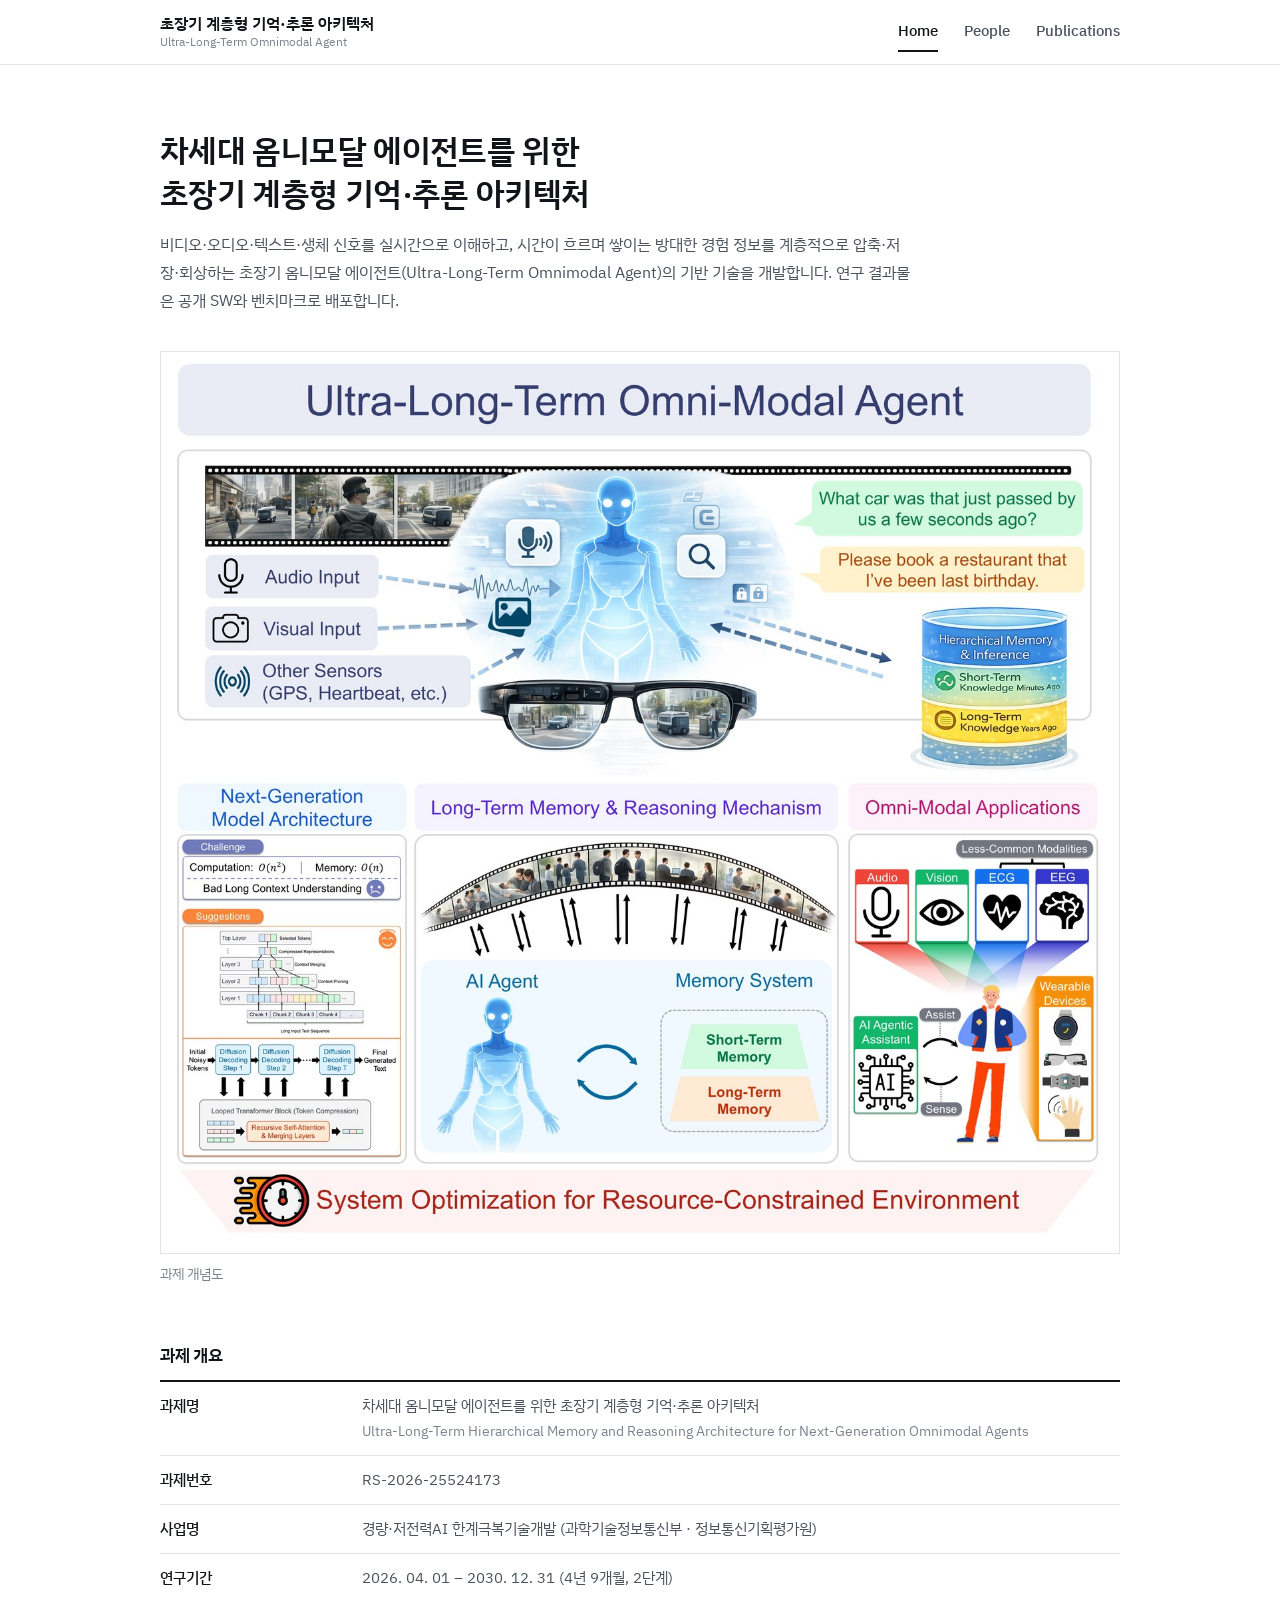
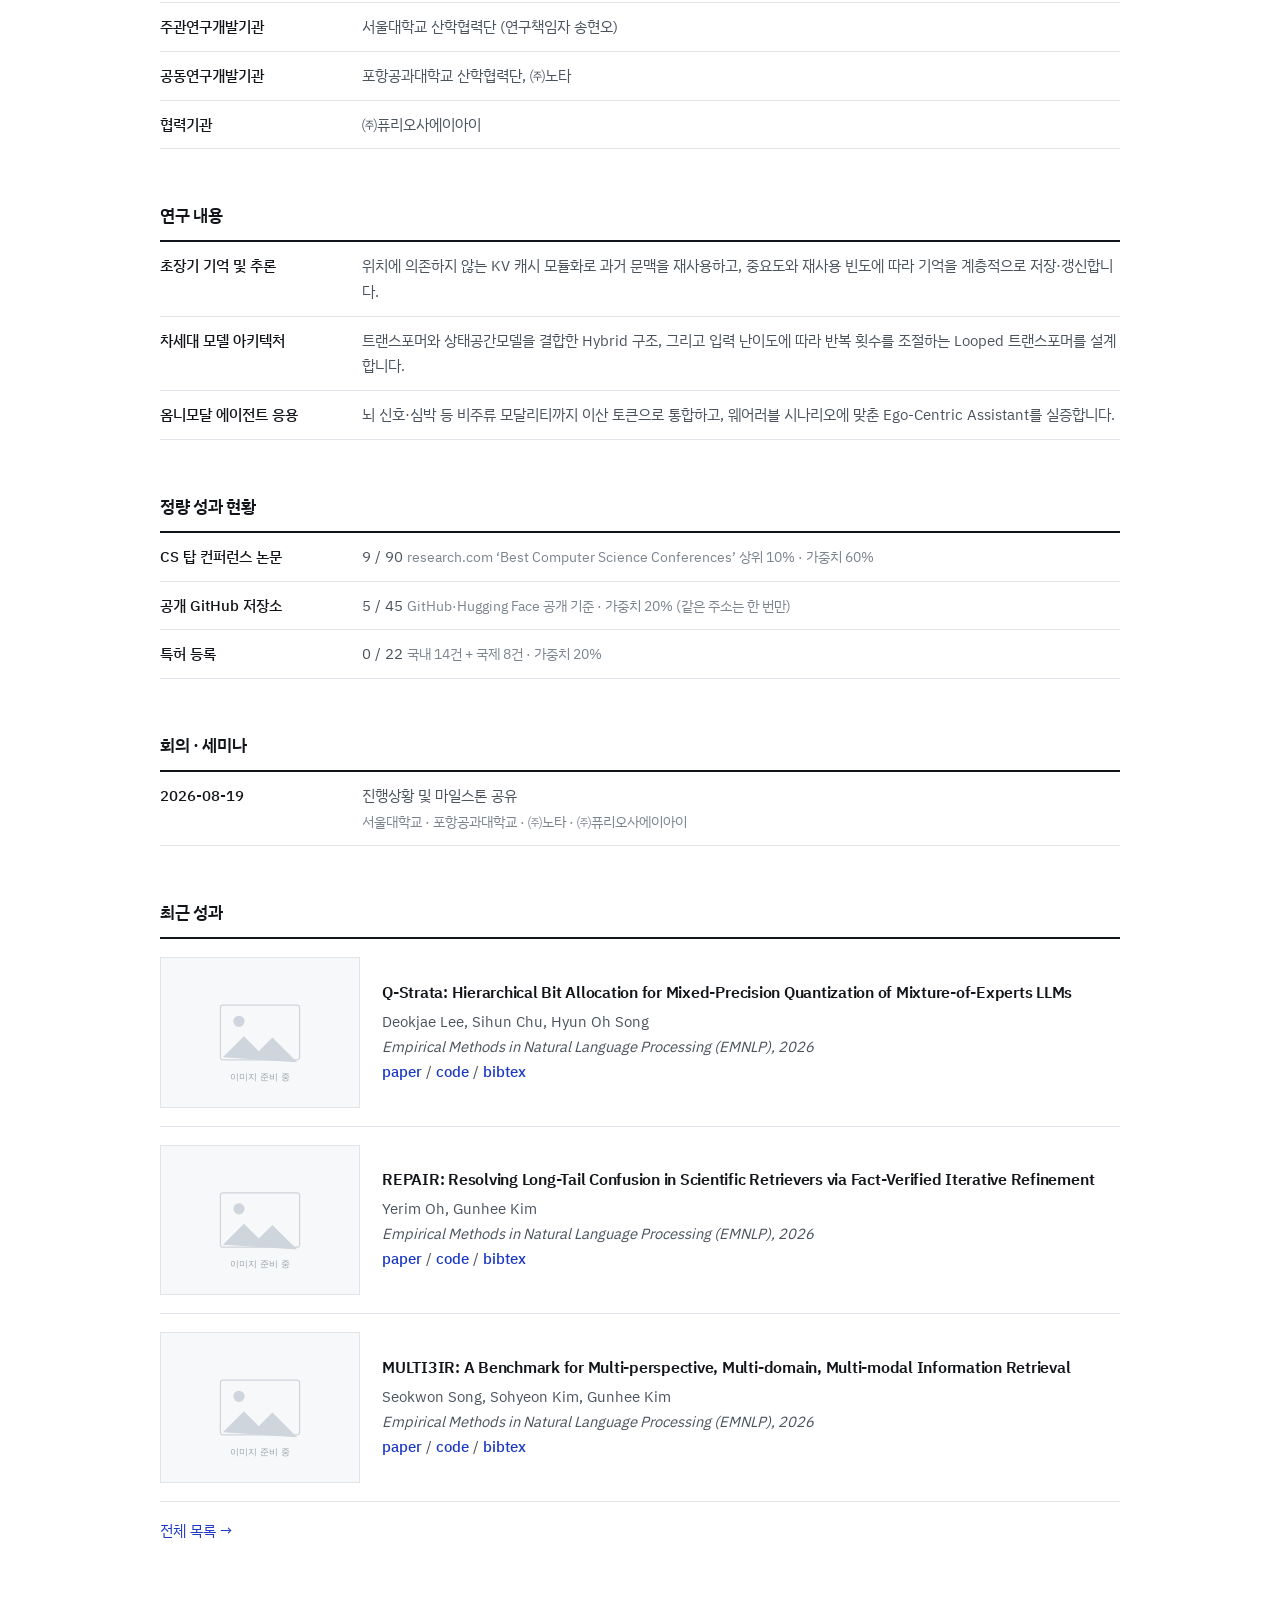
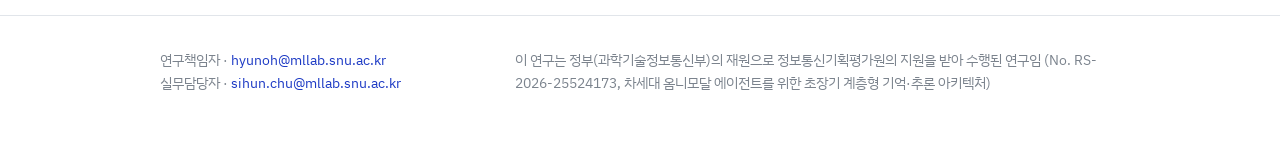
<file: index.html>
<!DOCTYPE html>
<html lang="ko">
<head>
<meta charset="utf-8">
<meta name="viewport" content="width=device-width, initial-scale=1">

<title>차세대 옴니모달 에이전트를 위한 초장기 계층형 기억·추론 아키텍처</title>
<meta name="description" content="경량·저전력AI 한계극복기술개발사업 연구과제(RS-2026-25524173). 서울대학교·포항공과대학교·㈜노타·㈜퓨리오사에이아이가 참여하는 초장기 옴니모달 에이전트 기반 기술 연구.">
<meta property="og:title" content="차세대 옴니모달 에이전트를 위한 초장기 계층형 기억·추론 아키텍처">
<meta property="og:type" content="website">

<link rel="preconnect" href="https://fonts.googleapis.com">
<link rel="preconnect" href="https://fonts.gstatic.com" crossorigin>
<link href="https://fonts.googleapis.com/css2?family=IBM+Plex+Mono:wght@400;500&family=IBM+Plex+Sans+KR:wght@300;400;500;600&display=swap" rel="stylesheet">
<link rel="stylesheet" href="assets/style.css?v=20260828d">
</head>
<body>

<a class="skip" href="#main">본문 바로가기</a>

<!-- ================= 헤더 (3개 페이지 모두 동일하게 유지) ================= -->
<header class="site-header">
  <div class="wrap">
    <a class="brand" href="index.html">
      초장기 계층형 기억·추론 아키텍처
      <span>Ultra-Long-Term Omnimodal Agent</span>
    </a>
    <nav class="nav">
      <a href="index.html" aria-current="page">Home</a>
      <a href="people.html">People</a>
      <a href="publications.html">Publications</a>
    </nav>
  </div>
</header>

<main id="main">

  <section class="hero">
    <div class="wrap">
      <h1>차세대 옴니모달 에이전트를 위한<br>초장기 계층형 기억·추론 아키텍처</h1>
      <p class="lede">
        비디오·오디오·텍스트·생체 신호를 실시간으로 이해하고, 시간이 흐르며 쌓이는 방대한 경험 정보를 계층적으로
        압축·저장·회상하는 초장기 옴니모달 에이전트(Ultra-Long-Term Omnimodal Agent)의 기반 기술을 개발합니다.
        연구 결과물은 공개 SW와 벤치마크로 배포합니다.
      </p>
      <figure class="figure">
        <img src="images/overview.jpg" alt="Ultra-Long-Term Omni-Modal Agent 개념도: 오디오·영상·센서 입력을 받아 단기·장기 기억을 계층적으로 관리하는 에이전트와 세 연구 축(차세대 모델 아키텍처, 장기 기억 및 추론, 옴니모달 응용)">
        <figcaption>과제 개념도</figcaption>
      </figure>
    </div>
  </section>

  <section class="section">
    <div class="wrap">
      <div class="block">
        <h2>과제 개요</h2>
        <dl class="kv">
          <div><dt>과제명</dt><dd>차세대 옴니모달 에이전트를 위한 초장기 계층형 기억·추론 아키텍처<br><span class="sub">Ultra-Long-Term Hierarchical Memory and Reasoning Architecture for Next-Generation Omnimodal Agents</span></dd></div>
          <div><dt>과제번호</dt><dd>RS-2026-25524173</dd></div>
          <div><dt>사업명</dt><dd>경량·저전력AI 한계극복기술개발 (과학기술정보통신부 · 정보통신기획평가원)</dd></div>
          <div><dt>연구기간</dt><dd>2026. 04. 01 – 2030. 12. 31 (4년 9개월, 2단계)</dd></div>
          <div><dt>주관연구개발기관</dt><dd>서울대학교 산학협력단 (연구책임자 송현오)</dd></div>
          <div><dt>공동연구개발기관</dt><dd>포항공과대학교 산학협력단, ㈜노타</dd></div>
          <div><dt>협력기관</dt><dd>㈜퓨리오사에이아이</dd></div>
        </dl>
      </div>

      <div class="block">
        <h2>연구 내용</h2>
        <dl class="kv">
          <div><dt>초장기 기억 및 추론</dt><dd>위치에 의존하지 않는 KV 캐시 모듈화로 과거 문맥을 재사용하고, 중요도와 재사용 빈도에 따라 기억을 계층적으로 저장·갱신합니다.</dd></div>
          <div><dt>차세대 모델 아키텍처</dt><dd>트랜스포머와 상태공간모델을 결합한 Hybrid 구조, 그리고 입력 난이도에 따라 반복 횟수를 조절하는 Looped 트랜스포머를 설계합니다.</dd></div>
          <div><dt>옴니모달 에이전트 응용</dt><dd>뇌 신호·심박 등 비주류 모달리티까지 이산 토큰으로 통합하고, 웨어러블 시나리오에 맞춘 Ego-Centric Assistant를 실증합니다.</dd></div>
        </dl>
      </div>

      <!-- 아래 숫자는 Publications 에 등록된 항목에서 자동 계산됩니다 (data.js 의 TARGETS 와 비교) -->
      <div class="block">
        <h2>정량 성과 현황</h2>
        <dl class="kv" id="ledger-root"></dl>
      </div>

      <!-- 항목이 없으면 자동으로 숨겨집니다 -->
      <div class="block" id="seminar-section">
        <h2>회의 · 세미나</h2>
        <dl class="kv" id="seminar-root"></dl>
      </div>

      <div class="block">
        <h2>최근 성과</h2>
        <div id="recent-root"></div>
        <p class="more"><a href="publications.html">전체 목록 →</a></p>
      </div>
    </div>
  </section>

</main>

<!-- ================= 푸터 (3개 페이지 모두 동일하게 유지) ================= -->
<footer class="site-footer">
  <div class="wrap">
    <p>연구책임자 · <a href="mailto:hyunoh@mllab.snu.ac.kr">hyunoh@mllab.snu.ac.kr</a><br>
       실무담당자 · <a href="mailto:sihun.chu@mllab.snu.ac.kr">sihun.chu@mllab.snu.ac.kr</a></p>
    <p>이 연구는 정부(과학기술정보통신부)의 재원으로 정보통신기획평가원의 지원을 받아 수행된 연구임 (No. RS-2026-25524173, 차세대 옴니모달 에이전트를 위한 초장기 계층형 기억·추론 아키텍처)</p>
  </div>
</footer>

<script src="assets/data.js?v=20260831a"></script>
<script src="assets/site.js?v=20260831a"></script>
</body>
</html>
</file>
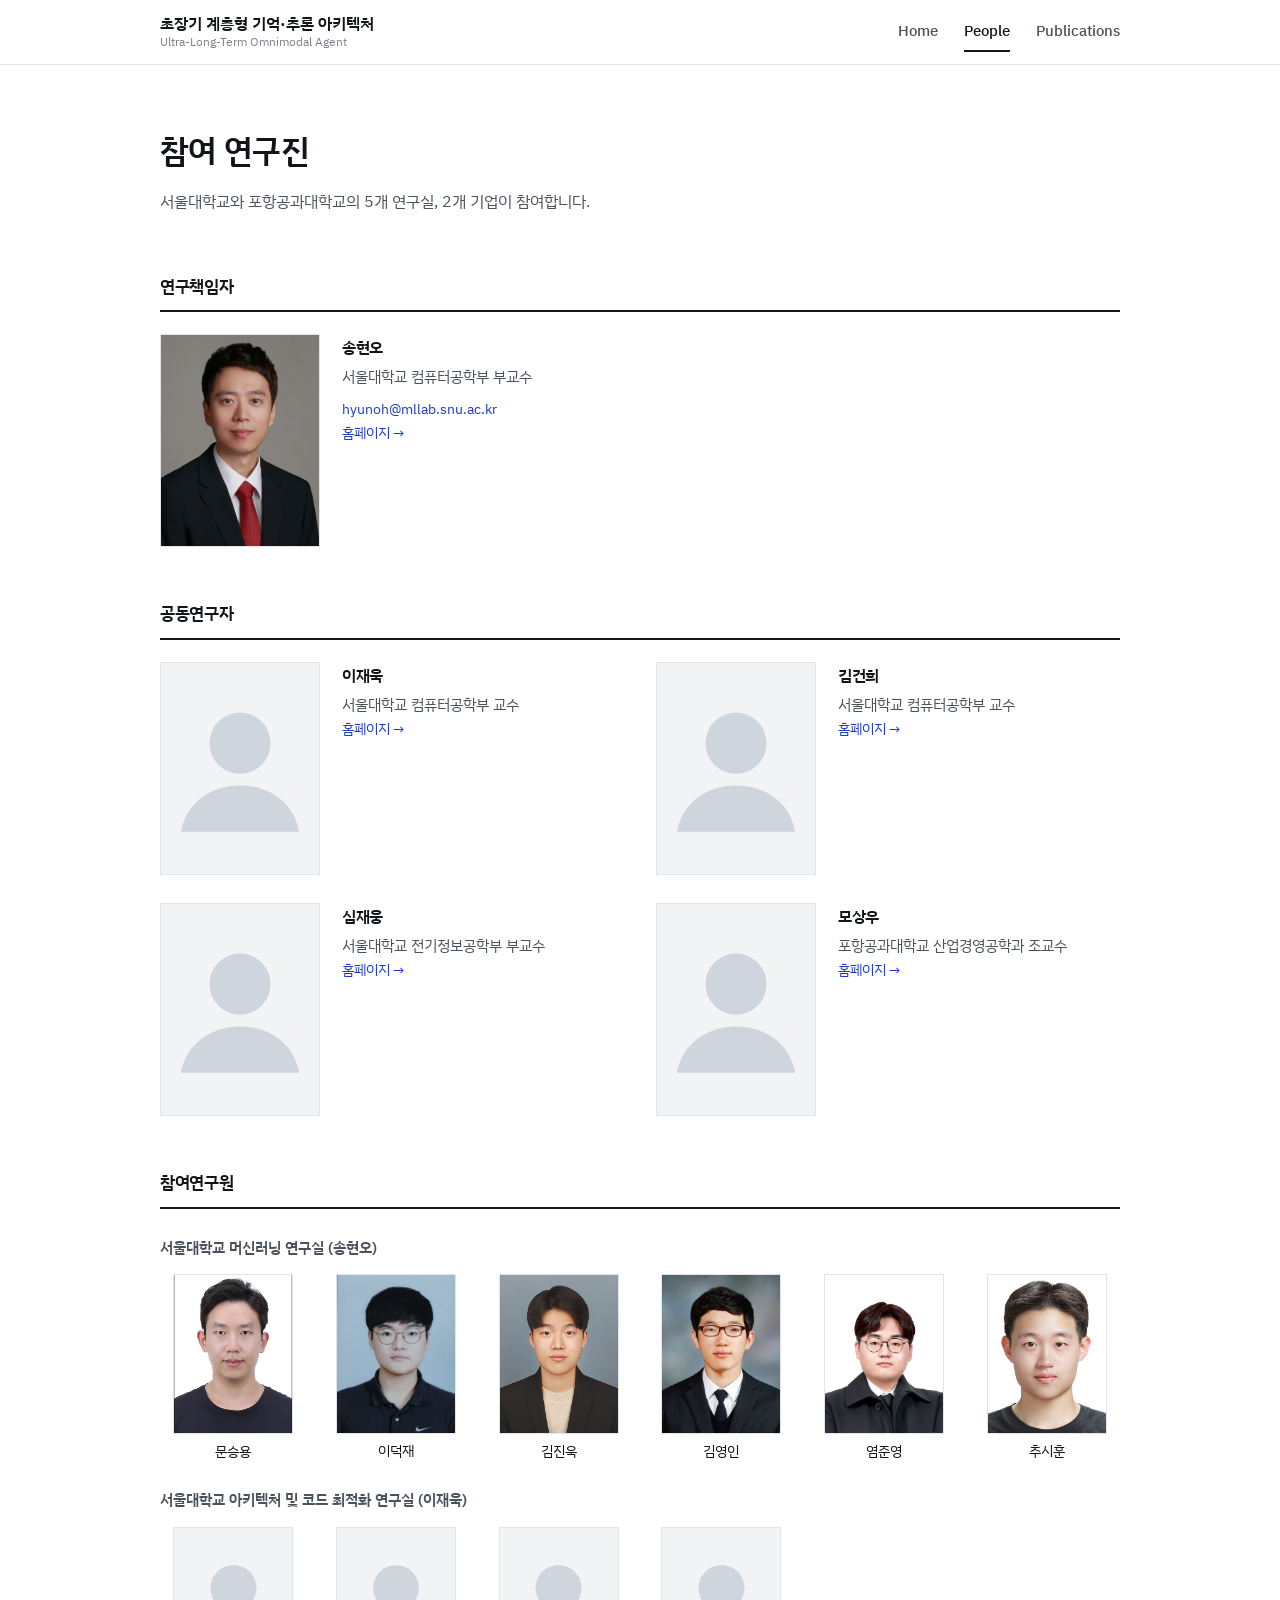
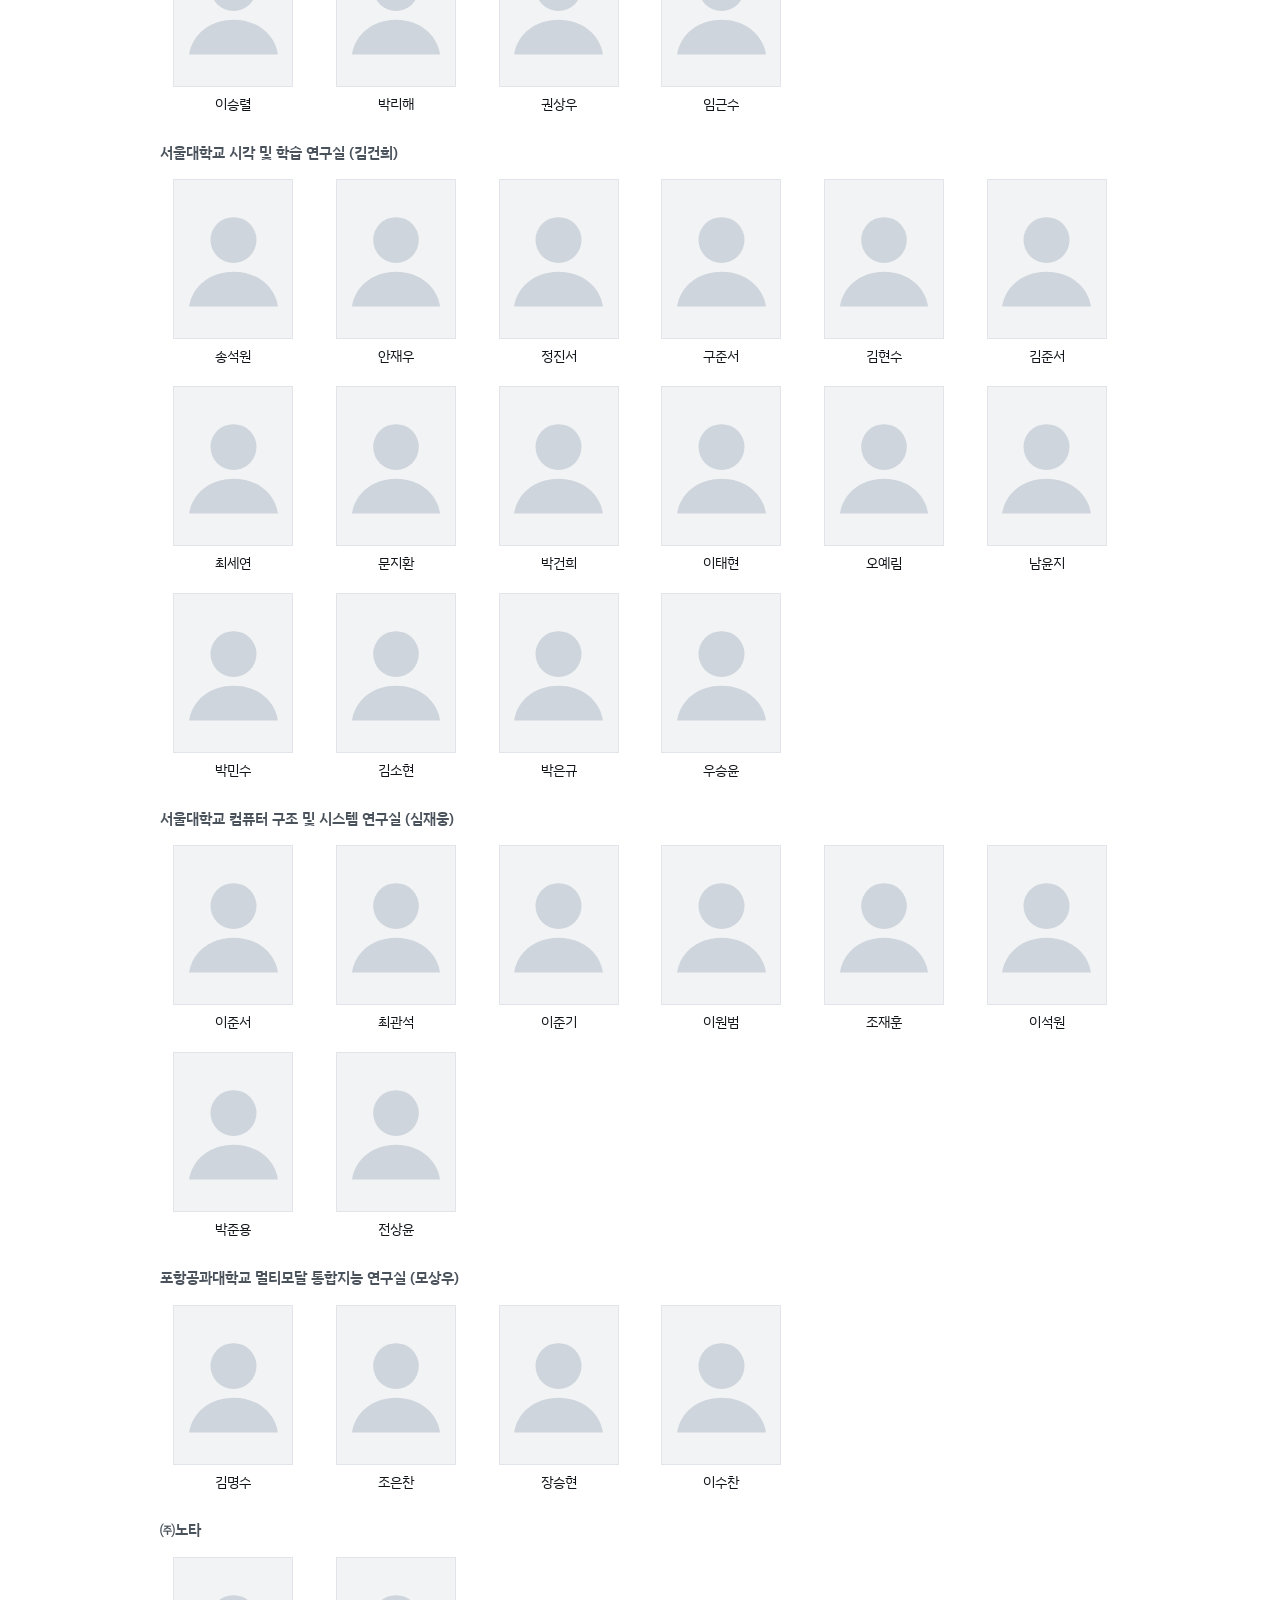
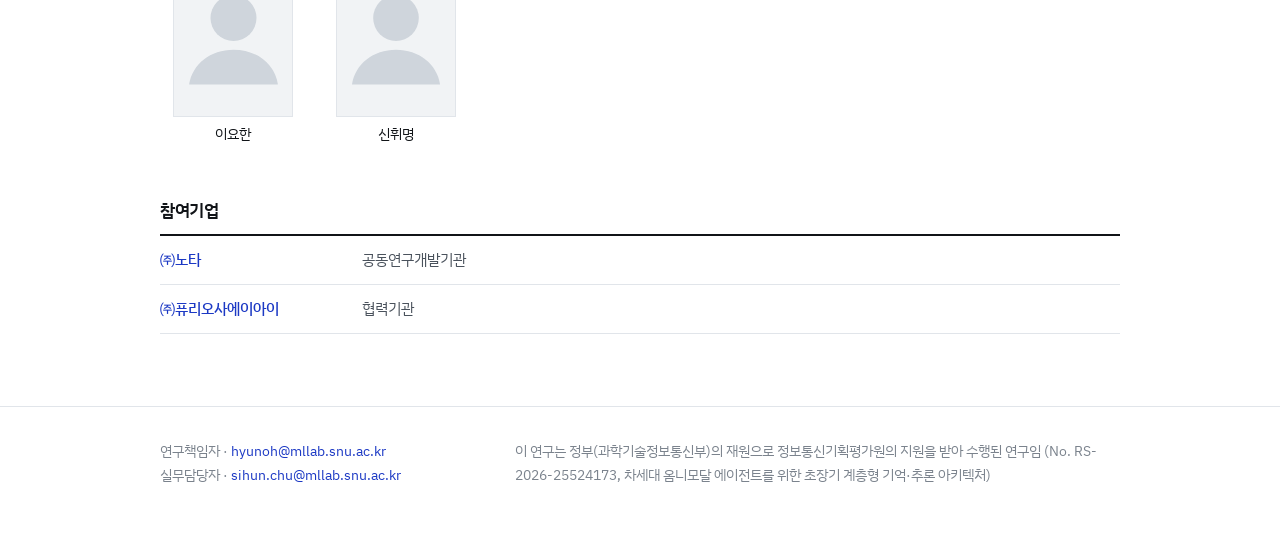
<file: _preview-people.html>
<!DOCTYPE html>
<html lang="ko">
<head>
<meta charset="utf-8">
<meta name="viewport" content="width=device-width, initial-scale=1">
<title>[미리보기] People | 초장기 계층형 기억·추론 아키텍처</title>
<meta name="description" content="초장기 계층형 기억·추론 아키텍처 과제 참여 연구진. 서울대학교, 포항공과대학교, ㈜노타, ㈜퓨리오사에이아이.">
<link rel="preconnect" href="https://fonts.googleapis.com">
<link rel="preconnect" href="https://fonts.gstatic.com" crossorigin>
<link href="https://fonts.googleapis.com/css2?family=IBM+Plex+Mono:wght@400;500&family=IBM+Plex+Sans+KR:wght@300;400;500;600&display=swap" rel="stylesheet">
<link rel="stylesheet" href="assets/style.css?v=20260828d">
</head>
<body>

<a class="skip" href="#main">본문 바로가기</a>

<header class="site-header">
  <div class="wrap">
    <a class="brand" href="index.html">
      초장기 계층형 기억·추론 아키텍처
      <span>Ultra-Long-Term Omnimodal Agent</span>
    </a>
    <nav class="nav">
      <a href="index.html">Home</a>
      <a href="people.html" aria-current="page">People</a>
      <a href="publications.html">Publications</a>
    </nav>
  </div>
</header>

<main id="main">
  <section class="hero">
    <div class="wrap">
      <h1>참여 연구진</h1>
      <p class="lede">서울대학교와 포항공과대학교의 5개 연구실, 2개 기업이 참여합니다.</p>
    </div>
  </section>

  <section class="section">
    <div class="wrap">
      <!-- 아래 영역은 assets/data.js 의 PEOPLE 내용으로 자동 생성됩니다 -->
      <div><section class="block"><h2>연구책임자</h2><div class="faculty"><div class="person"><img class="portrait" src="images/people/hyun-oh-song.png" alt="송현오" loading="lazy"><div class="person-body"><h3>송현오</h3><p class="pos">서울대학교 컴퓨터공학부 부교수</p><p class="mail"><a href="mailto:hyunoh@mllab.snu.ac.kr">hyunoh@mllab.snu.ac.kr</a></p><p class="home"><a href="https://mllab.snu.ac.kr/hyunoh/">홈페이지 →</a></p></div></div></div></section><section class="block"><h2>공동연구자</h2><div class="faculty"><div class="person"><img class="portrait" src="images/people/placeholder.svg" alt="이재욱" loading="lazy"><div class="person-body"><h3>이재욱</h3><p class="pos">서울대학교 컴퓨터공학부 교수</p><p class="home"><a href="https://arc.snu.ac.kr/people/jw/">홈페이지 →</a></p></div></div><div class="person"><img class="portrait" src="images/people/placeholder.svg" alt="김건희" loading="lazy"><div class="person-body"><h3>김건희</h3><p class="pos">서울대학교 컴퓨터공학부 교수</p><p class="home"><a href="https://vision.snu.ac.kr/gunhee/">홈페이지 →</a></p></div></div><div class="person"><img class="portrait" src="images/people/placeholder.svg" alt="심재웅" loading="lazy"><div class="person-body"><h3>심재웅</h3><p class="pos">서울대학교 전기정보공학부 부교수</p><p class="home"><a href="https://jaewoong.org/">홈페이지 →</a></p></div></div><div class="person"><img class="portrait" src="images/people/placeholder.svg" alt="모상우" loading="lazy"><div class="person-body"><h3>모상우</h3><p class="pos">포항공과대학교 산업경영공학과 조교수</p><p class="home"><a href="https://sites.google.com/view/sangwoomo">홈페이지 →</a></p></div></div></div></section><section class="block"><h2>참여연구원</h2><div class="lab"><h3>서울대학교 머신러닝 연구실 (송현오)</h3><ul class="member-grid"><li><img class="portrait small" src="images/people/seungyong-moon.jpg" alt="문승용" loading="lazy"><span class="member-name">문승용</span></li><li><img class="portrait small" src="images/people/deokjae-lee.jpg" alt="이덕재" loading="lazy"><span class="member-name">이덕재</span></li><li><img class="portrait small" src="images/people/jinuk-kim.jpg" alt="김진욱" loading="lazy"><span class="member-name">김진욱</span></li><li><img class="portrait small" src="images/people/youngin-kim.jpg" alt="김영인" loading="lazy"><span class="member-name">김영인</span></li><li><img class="portrait small" src="images/people/junyoung-yeom.jpg" alt="염준영" loading="lazy"><span class="member-name">염준영</span></li><li><img class="portrait small" src="images/people/sihun-chu.jpg" alt="추시훈" loading="lazy"><span class="member-name">추시훈</span></li></ul></div><div class="lab"><h3>서울대학교 아키텍처 및 코드 최적화 연구실 (이재욱)</h3><ul class="member-grid"><li><img class="portrait small" src="images/people/placeholder.svg" alt="이승렬" loading="lazy"><span class="member-name">이승렬</span></li><li><img class="portrait small" src="images/people/placeholder.svg" alt="박리해" loading="lazy"><span class="member-name">박리해</span></li><li><img class="portrait small" src="images/people/placeholder.svg" alt="권상우" loading="lazy"><span class="member-name">권상우</span></li><li><img class="portrait small" src="images/people/placeholder.svg" alt="임근수" loading="lazy"><span class="member-name">임근수</span></li></ul></div><div class="lab"><h3>서울대학교 시각 및 학습 연구실 (김건희)</h3><ul class="member-grid"><li><img class="portrait small" src="images/people/placeholder.svg" alt="송석원" loading="lazy"><span class="member-name">송석원</span></li><li><img class="portrait small" src="images/people/placeholder.svg" alt="안재우" loading="lazy"><span class="member-name">안재우</span></li><li><img class="portrait small" src="images/people/placeholder.svg" alt="정진서" loading="lazy"><span class="member-name">정진서</span></li><li><img class="portrait small" src="images/people/placeholder.svg" alt="구준서" loading="lazy"><span class="member-name">구준서</span></li><li><img class="portrait small" src="images/people/placeholder.svg" alt="김현수" loading="lazy"><span class="member-name">김현수</span></li><li><img class="portrait small" src="images/people/placeholder.svg" alt="김준서" loading="lazy"><span class="member-name">김준서</span></li><li><img class="portrait small" src="images/people/placeholder.svg" alt="최세연" loading="lazy"><span class="member-name">최세연</span></li><li><img class="portrait small" src="images/people/placeholder.svg" alt="문지환" loading="lazy"><span class="member-name">문지환</span></li><li><img class="portrait small" src="images/people/placeholder.svg" alt="박건희" loading="lazy"><span class="member-name">박건희</span></li><li><img class="portrait small" src="images/people/placeholder.svg" alt="이태현" loading="lazy"><span class="member-name">이태현</span></li><li><img class="portrait small" src="images/people/placeholder.svg" alt="오예림" loading="lazy"><span class="member-name">오예림</span></li><li><img class="portrait small" src="images/people/placeholder.svg" alt="남윤지" loading="lazy"><span class="member-name">남윤지</span></li><li><img class="portrait small" src="images/people/placeholder.svg" alt="박민수" loading="lazy"><span class="member-name">박민수</span></li><li><img class="portrait small" src="images/people/placeholder.svg" alt="김소현" loading="lazy"><span class="member-name">김소현</span></li><li><img class="portrait small" src="images/people/placeholder.svg" alt="박은규" loading="lazy"><span class="member-name">박은규</span></li><li><img class="portrait small" src="images/people/placeholder.svg" alt="우승윤" loading="lazy"><span class="member-name">우승윤</span></li></ul></div><div class="lab"><h3>서울대학교 컴퓨터 구조 및 시스템 연구실 (심재웅)</h3><ul class="member-grid"><li><img class="portrait small" src="images/people/placeholder.svg" alt="이준서" loading="lazy"><span class="member-name">이준서</span></li><li><img class="portrait small" src="images/people/placeholder.svg" alt="최관석" loading="lazy"><span class="member-name">최관석</span></li><li><img class="portrait small" src="images/people/placeholder.svg" alt="이준기" loading="lazy"><span class="member-name">이준기</span></li><li><img class="portrait small" src="images/people/placeholder.svg" alt="이원범" loading="lazy"><span class="member-name">이원범</span></li><li><img class="portrait small" src="images/people/placeholder.svg" alt="조재훈" loading="lazy"><span class="member-name">조재훈</span></li><li><img class="portrait small" src="images/people/placeholder.svg" alt="이석원" loading="lazy"><span class="member-name">이석원</span></li><li><img class="portrait small" src="images/people/placeholder.svg" alt="박준용" loading="lazy"><span class="member-name">박준용</span></li><li><img class="portrait small" src="images/people/placeholder.svg" alt="전상윤" loading="lazy"><span class="member-name">전상윤</span></li></ul></div><div class="lab"><h3>포항공과대학교 멀티모달 통합지능 연구실 (모상우)</h3><ul class="member-grid"><li><img class="portrait small" src="images/people/placeholder.svg" alt="김명수" loading="lazy"><span class="member-name">김명수</span></li><li><img class="portrait small" src="images/people/placeholder.svg" alt="조은찬" loading="lazy"><span class="member-name">조은찬</span></li><li><img class="portrait small" src="images/people/placeholder.svg" alt="장승현" loading="lazy"><span class="member-name">장승현</span></li><li><img class="portrait small" src="images/people/placeholder.svg" alt="이수찬" loading="lazy"><span class="member-name">이수찬</span></li></ul></div><div class="lab"><h3>㈜노타</h3><ul class="member-grid"><li><img class="portrait small" src="images/people/placeholder.svg" alt="이요한" loading="lazy"><span class="member-name">이요한</span></li><li><img class="portrait small" src="images/people/placeholder.svg" alt="신휘명" loading="lazy"><span class="member-name">신휘명</span></li></ul></div></section><section class="block"><h2>참여기업</h2><dl class="kv"><div><dt><a href="https://www.nota.ai/">㈜노타</a></dt><dd>공동연구개발기관</dd></div><div><dt><a href="https://furiosa.ai/">㈜퓨리오사에이아이</a></dt><dd>협력기관</dd></div></dl></section></div>
    </div>
  </section>
</main>

<footer class="site-footer">
  <div class="wrap">
    <p>연구책임자 · <a href="mailto:hyunoh@mllab.snu.ac.kr">hyunoh@mllab.snu.ac.kr</a><br>
       실무담당자 · <a href="mailto:sihun.chu@mllab.snu.ac.kr">sihun.chu@mllab.snu.ac.kr</a></p>
    <p>이 연구는 정부(과학기술정보통신부)의 재원으로 정보통신기획평가원의 지원을 받아 수행된 연구임 (No. RS-2026-25524173, 차세대 옴니모달 에이전트를 위한 초장기 계층형 기억·추론 아키텍처)</p>
  </div>
</footer>



</body>
</html>
</file>
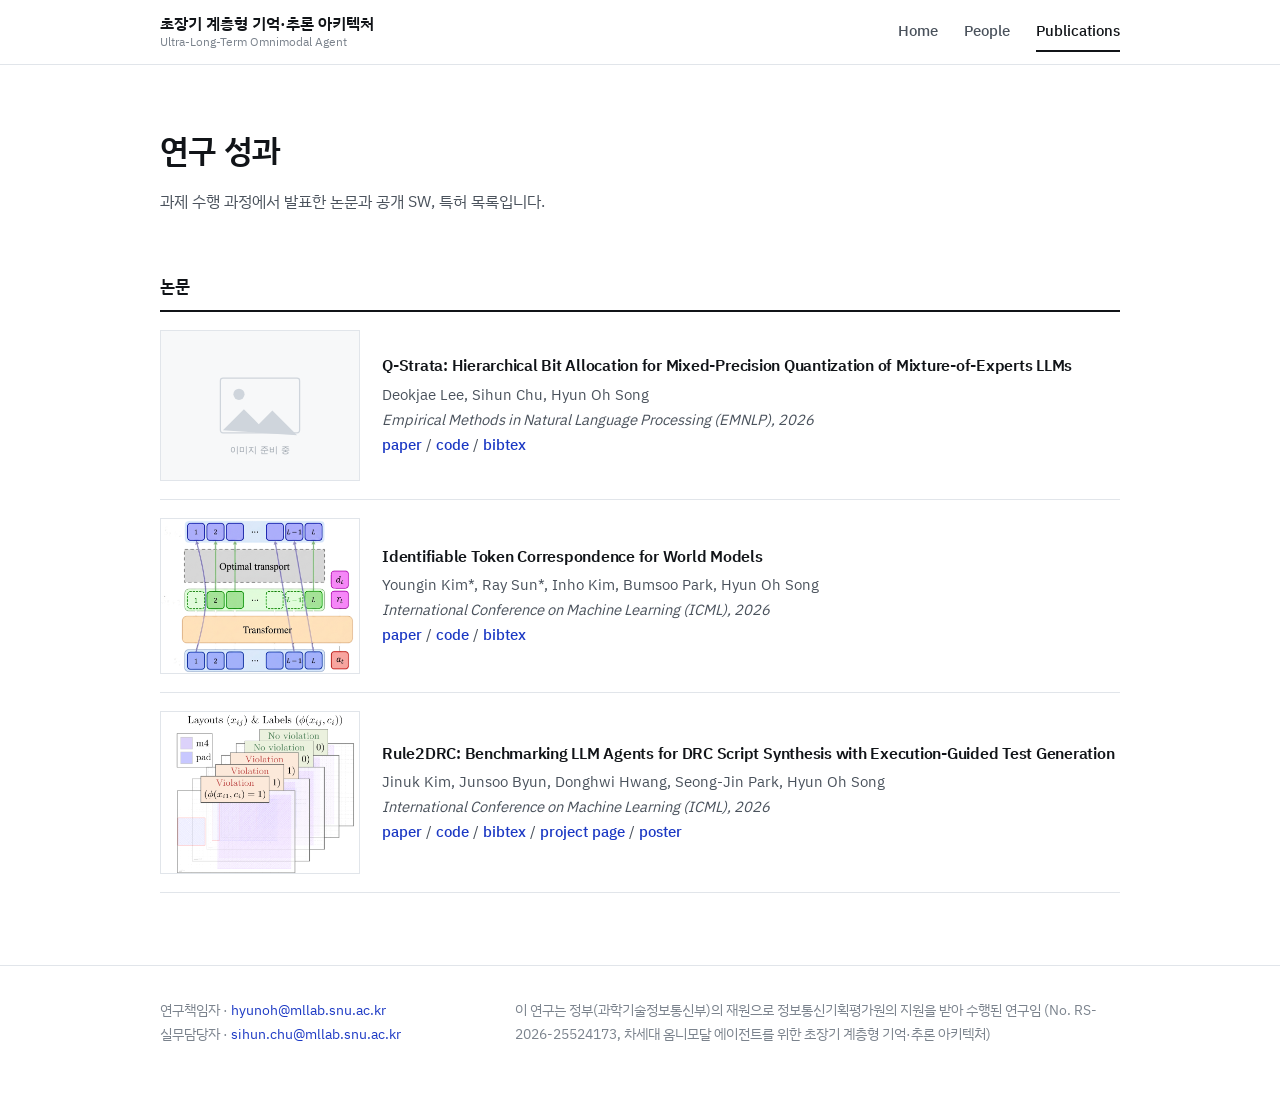
<file: _preview-publications.html>
<!DOCTYPE html>
<html lang="ko">
<head>
<meta charset="utf-8">
<meta name="viewport" content="width=device-width, initial-scale=1">
<title>[미리보기] Publications | 초장기 계층형 기억·추론 아키텍처</title>
<meta name="description" content="초장기 계층형 기억·추론 아키텍처 과제의 논문, 공개 SW, 특허 목록.">
<link rel="preconnect" href="https://fonts.googleapis.com">
<link rel="preconnect" href="https://fonts.gstatic.com" crossorigin>
<link href="https://fonts.googleapis.com/css2?family=IBM+Plex+Mono:wght@400;500&family=IBM+Plex+Sans+KR:wght@300;400;500;600&display=swap" rel="stylesheet">
<link rel="stylesheet" href="assets/style.css?v=20260828d">
</head>
<body>

<a class="skip" href="#main">본문 바로가기</a>

<header class="site-header">
  <div class="wrap">
    <a class="brand" href="index.html">
      초장기 계층형 기억·추론 아키텍처
      <span>Ultra-Long-Term Omnimodal Agent</span>
    </a>
    <nav class="nav">
      <a href="index.html">Home</a>
      <a href="people.html">People</a>
      <a href="publications.html" aria-current="page">Publications</a>
    </nav>
  </div>
</header>

<main id="main">
  <section class="hero">
    <div class="wrap">
      <h1>연구 성과</h1>
      <p class="lede">과제 수행 과정에서 발표한 논문과 공개 SW, 특허 목록입니다.</p>
    </div>
  </section>

  <section class="section">
    <div class="wrap">
      <!-- 아래 영역은 assets/data.js 의 OUTPUTS 내용으로 자동 생성됩니다 -->
      <div><section class="block"><h2>논문</h2><ul class="pub-list"><li class="pub"><img class="pub-image" src="images/publications/placeholder.svg" alt="" loading="lazy"><div class="pub-body"><h4>Q-Strata: Hierarchical Bit Allocation for Mixed-Precision Quantization of Mixture-of-Experts LLMs</h4><p>Deokjae Lee, Sihun Chu, Hyun Oh Song<br><i>Empirical Methods in Natural Language Processing (EMNLP), 2026</i><br><span class="pub-links"><span class="pending" title="준비 중">paper</span> / <span class="pending" title="준비 중">code</span> / <span class="pending" title="준비 중">bibtex</span></span></p></div></li><li class="pub"><img class="pub-image" src="images/publications/kim26icml_2.png" alt="" loading="lazy"><div class="pub-body"><h4>Identifiable Token Correspondence for World Models</h4><p>Youngin Kim*, Ray Sun*, Inho Kim, Bumsoo Park, Hyun Oh Song<br><i>International Conference on Machine Learning (ICML), 2026</i><br><span class="pub-links"><a href="https://arxiv.org/abs/2605.16457">paper</a> / <a href="https://github.com/snu-mllab/Identifiable-Token-Correspondence">code</a> / <a href="bibtex/Kim-ICML26_2.txt">bibtex</a></span></p></div></li><li class="pub"><img class="pub-image" src="images/publications/kim26icml_1_light.png" alt="" loading="lazy"><div class="pub-body"><h4>Rule2DRC: Benchmarking LLM Agents for DRC Script Synthesis with Execution-Guided Test Generation</h4><p>Jinuk Kim, Junsoo Byun, Donghwi Hwang, Seong-Jin Park, Hyun Oh Song<br><i>International Conference on Machine Learning (ICML), 2026</i><br><span class="pub-links"><a href="https://arxiv.org/abs/2605.15669">paper</a> / <a href="https://github.com/snu-mllab/Rule2DRC">code</a> / <a href="bibtex/Kim-ICML26_1.txt">bibtex</a> / <a href="https://jinukkim.me/blog/rule2drc/">project page</a> / <a href="https://drive.google.com/file/d/16YmmpAfSr9LtAfeEjeWdTrLCzXWVpJdA/view">poster</a></span></p></div></li></ul></section></div>
    </div>
  </section>
</main>

<footer class="site-footer">
  <div class="wrap">
    <p>연구책임자 · <a href="mailto:hyunoh@mllab.snu.ac.kr">hyunoh@mllab.snu.ac.kr</a><br>
       실무담당자 · <a href="mailto:sihun.chu@mllab.snu.ac.kr">sihun.chu@mllab.snu.ac.kr</a></p>
    <p>이 연구는 정부(과학기술정보통신부)의 재원으로 정보통신기획평가원의 지원을 받아 수행된 연구임 (No. RS-2026-25524173, 차세대 옴니모달 에이전트를 위한 초장기 계층형 기억·추론 아키텍처)</p>
  </div>
</footer>



</body>
</html>
</file>
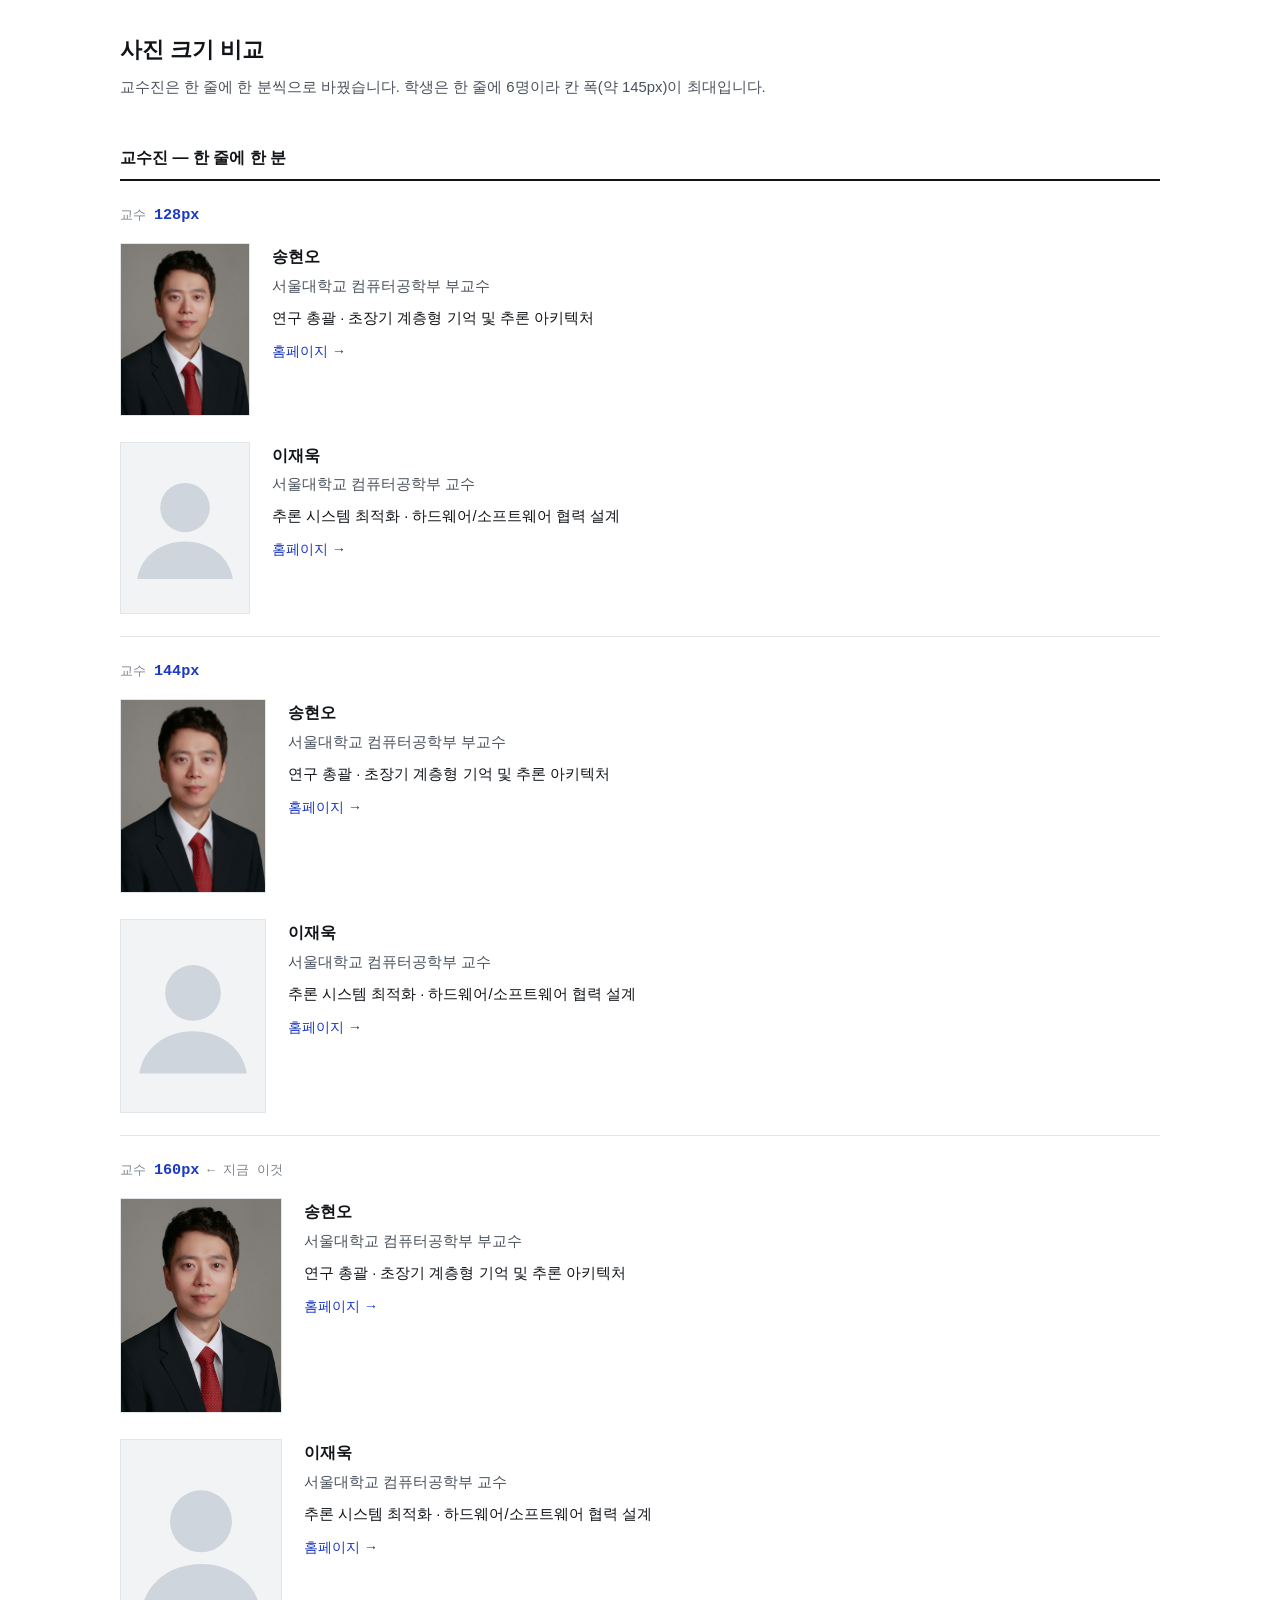
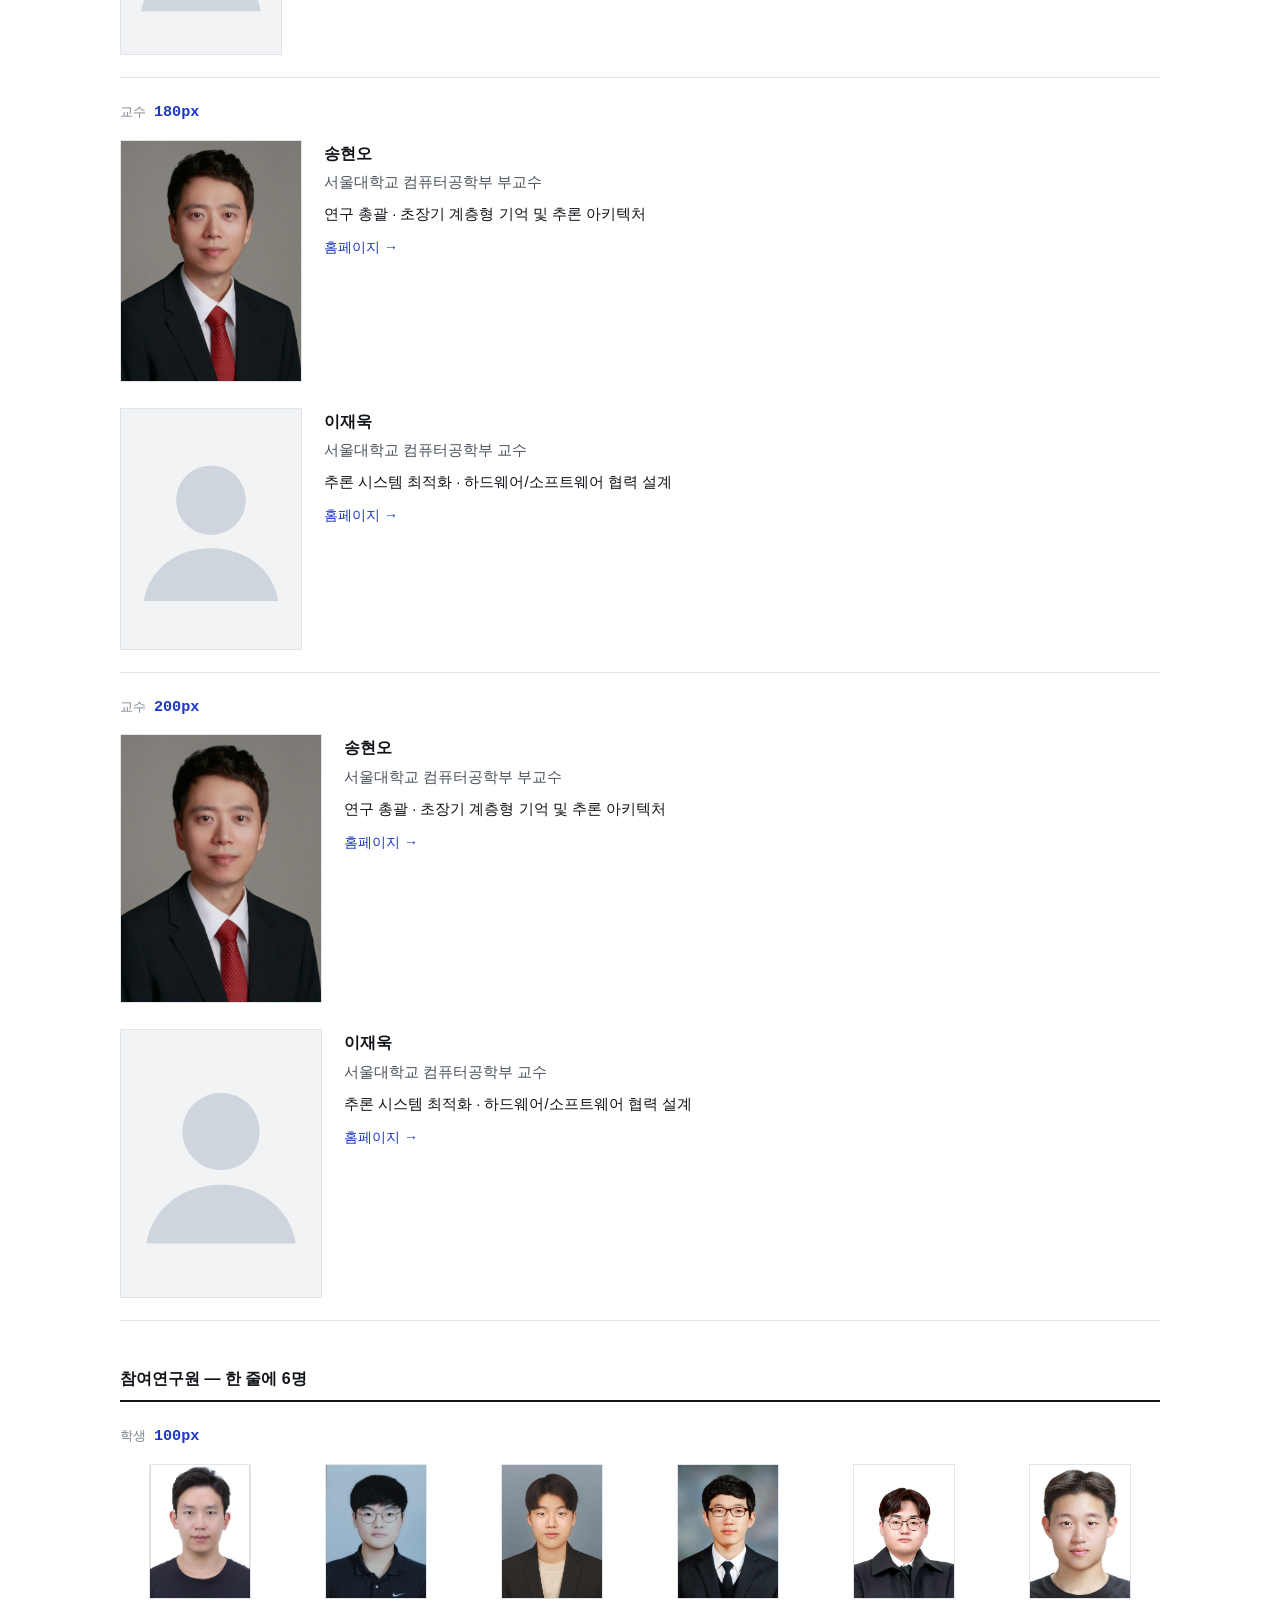
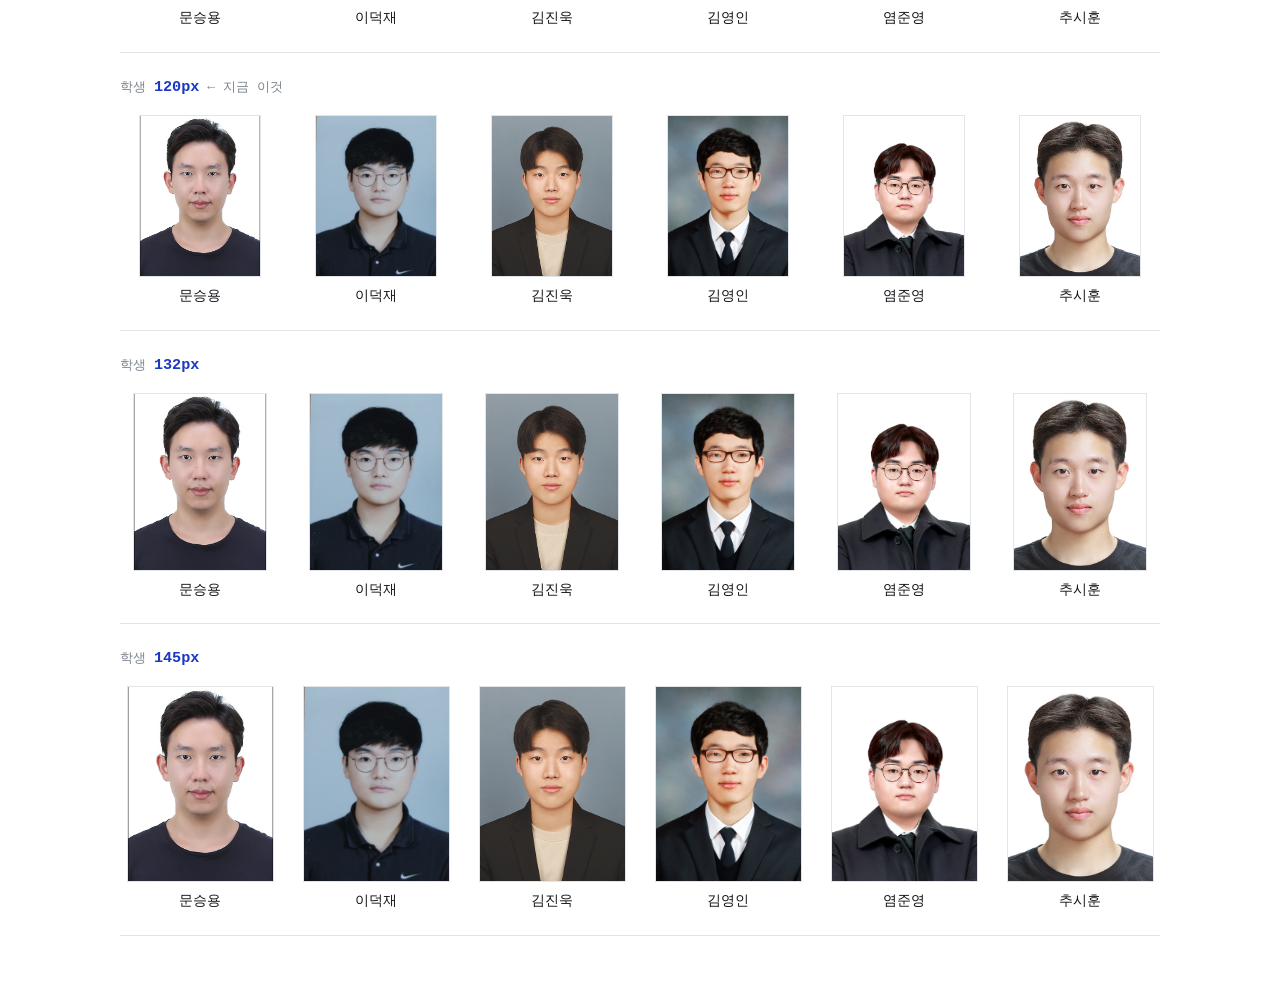
<file: _preview-sizes.html>
<!DOCTYPE html><html lang="ko"><head><meta charset="utf-8">
<meta name="viewport" content="width=device-width, initial-scale=1">
<title>사진 크기 비교</title>
<style>
/* 스타일을 전부 안에 담고 있어 style.css 캐시와 무관합니다. 본문 폭(1040px)은 실제 사이트와 같습니다 */
body { margin:0; background:#fff; color:#111418; line-height:1.7;
       font-family:"IBM Plex Sans KR","Apple SD Gothic Neo","Malgun Gothic",sans-serif; }
.wrap { max-width:1040px; margin-inline:auto; padding:32px 40px 60px; }
h1 { font-size:1.35rem; margin:0 0 6px; }
h2 { font-size:1rem; margin:44px 0 0; padding-bottom:8px; border-bottom:2px solid #111418; }
.lede { color:#4A525C; font-size:.93rem; margin:0 0 8px; }
.row { padding:22px 0; border-bottom:1px solid #E1E5EA; }
.tag { font-size:.82rem; color:#7B838D; margin-bottom:14px; font-family:"IBM Plex Mono",monospace; }
.tag b { color:#1C39C4; font-size:.95rem; }
.portrait { width:var(--w); aspect-ratio:3/4; object-fit:cover; background:#F1F3F5; border:1px solid #E1E5EA; display:block; }
.faculty { display:grid; grid-template-columns:1fr; gap:26px; }
.person { display:flex; gap:22px; align-items:flex-start; }
.person .portrait { flex:0 0 var(--w); }
.b h3 { margin:0 0 3px; font-size:1.02rem; } .b p { margin:0; font-size:.92rem; color:#4A525C; }
.b .role { margin-top:7px; color:#111418; } .b .home { margin-top:9px; font-size:.88rem; }
.b a { color:#1C39C4; text-decoration:none; }
.grid { list-style:none; margin:0; padding:0; display:grid; grid-template-columns:repeat(6,minmax(0,1fr)); gap:18px 16px; }
.grid li { text-align:center; } .grid .portrait { margin-inline:auto; }
.grid span { display:block; margin-top:7px; font-size:.88rem; }
</style></head><body><div class="wrap">
<h1>사진 크기 비교</h1>
<p class="lede">교수진은 한 줄에 한 분씩으로 바꿨습니다. 학생은 한 줄에 6명이라 칸 폭(약 145px)이 최대입니다.</p>
<h2>교수진 — 한 줄에 한 분</h2>
<div class="row"><div class="tag">교수 <b>128px</b></div><div class="faculty"><div class="person"><img class="portrait" src="images/people/hyun-oh-song.png" alt="송현오" style="--w:128px"><div class="b"><h3>송현오</h3><p class="pos">서울대학교 컴퓨터공학부 부교수</p><p class="role">연구 총괄 · 초장기 계층형 기억 및 추론 아키텍처</p><p class="home"><a href="#">홈페이지 →</a></p></div></div><div class="person"><img class="portrait" src="images/people/placeholder.svg" alt="이재욱" style="--w:128px"><div class="b"><h3>이재욱</h3><p class="pos">서울대학교 컴퓨터공학부 교수</p><p class="role">추론 시스템 최적화 · 하드웨어/소프트웨어 협력 설계</p><p class="home"><a href="#">홈페이지 →</a></p></div></div></div></div><div class="row"><div class="tag">교수 <b>144px</b></div><div class="faculty"><div class="person"><img class="portrait" src="images/people/hyun-oh-song.png" alt="송현오" style="--w:144px"><div class="b"><h3>송현오</h3><p class="pos">서울대학교 컴퓨터공학부 부교수</p><p class="role">연구 총괄 · 초장기 계층형 기억 및 추론 아키텍처</p><p class="home"><a href="#">홈페이지 →</a></p></div></div><div class="person"><img class="portrait" src="images/people/placeholder.svg" alt="이재욱" style="--w:144px"><div class="b"><h3>이재욱</h3><p class="pos">서울대학교 컴퓨터공학부 교수</p><p class="role">추론 시스템 최적화 · 하드웨어/소프트웨어 협력 설계</p><p class="home"><a href="#">홈페이지 →</a></p></div></div></div></div><div class="row"><div class="tag">교수 <b>160px</b> ← 지금 이것</div><div class="faculty"><div class="person"><img class="portrait" src="images/people/hyun-oh-song.png" alt="송현오" style="--w:160px"><div class="b"><h3>송현오</h3><p class="pos">서울대학교 컴퓨터공학부 부교수</p><p class="role">연구 총괄 · 초장기 계층형 기억 및 추론 아키텍처</p><p class="home"><a href="#">홈페이지 →</a></p></div></div><div class="person"><img class="portrait" src="images/people/placeholder.svg" alt="이재욱" style="--w:160px"><div class="b"><h3>이재욱</h3><p class="pos">서울대학교 컴퓨터공학부 교수</p><p class="role">추론 시스템 최적화 · 하드웨어/소프트웨어 협력 설계</p><p class="home"><a href="#">홈페이지 →</a></p></div></div></div></div><div class="row"><div class="tag">교수 <b>180px</b></div><div class="faculty"><div class="person"><img class="portrait" src="images/people/hyun-oh-song.png" alt="송현오" style="--w:180px"><div class="b"><h3>송현오</h3><p class="pos">서울대학교 컴퓨터공학부 부교수</p><p class="role">연구 총괄 · 초장기 계층형 기억 및 추론 아키텍처</p><p class="home"><a href="#">홈페이지 →</a></p></div></div><div class="person"><img class="portrait" src="images/people/placeholder.svg" alt="이재욱" style="--w:180px"><div class="b"><h3>이재욱</h3><p class="pos">서울대학교 컴퓨터공학부 교수</p><p class="role">추론 시스템 최적화 · 하드웨어/소프트웨어 협력 설계</p><p class="home"><a href="#">홈페이지 →</a></p></div></div></div></div><div class="row"><div class="tag">교수 <b>200px</b></div><div class="faculty"><div class="person"><img class="portrait" src="images/people/hyun-oh-song.png" alt="송현오" style="--w:200px"><div class="b"><h3>송현오</h3><p class="pos">서울대학교 컴퓨터공학부 부교수</p><p class="role">연구 총괄 · 초장기 계층형 기억 및 추론 아키텍처</p><p class="home"><a href="#">홈페이지 →</a></p></div></div><div class="person"><img class="portrait" src="images/people/placeholder.svg" alt="이재욱" style="--w:200px"><div class="b"><h3>이재욱</h3><p class="pos">서울대학교 컴퓨터공학부 교수</p><p class="role">추론 시스템 최적화 · 하드웨어/소프트웨어 협력 설계</p><p class="home"><a href="#">홈페이지 →</a></p></div></div></div></div>
<h2>참여연구원 — 한 줄에 6명</h2>
<div class="row"><div class="tag">학생 <b>100px</b></div><ul class="grid"><li><img class="portrait" src="images/people/seungyong-moon.jpg" alt="문승용" style="--w:100px"><span>문승용</span></li><li><img class="portrait" src="images/people/deokjae-lee.jpg" alt="이덕재" style="--w:100px"><span>이덕재</span></li><li><img class="portrait" src="images/people/jinuk-kim.jpg" alt="김진욱" style="--w:100px"><span>김진욱</span></li><li><img class="portrait" src="images/people/youngin-kim.jpg" alt="김영인" style="--w:100px"><span>김영인</span></li><li><img class="portrait" src="images/people/junyoung-yeom.jpg" alt="염준영" style="--w:100px"><span>염준영</span></li><li><img class="portrait" src="images/people/sihun-chu.jpg" alt="추시훈" style="--w:100px"><span>추시훈</span></li></ul></div><div class="row"><div class="tag">학생 <b>120px</b> ← 지금 이것</div><ul class="grid"><li><img class="portrait" src="images/people/seungyong-moon.jpg" alt="문승용" style="--w:120px"><span>문승용</span></li><li><img class="portrait" src="images/people/deokjae-lee.jpg" alt="이덕재" style="--w:120px"><span>이덕재</span></li><li><img class="portrait" src="images/people/jinuk-kim.jpg" alt="김진욱" style="--w:120px"><span>김진욱</span></li><li><img class="portrait" src="images/people/youngin-kim.jpg" alt="김영인" style="--w:120px"><span>김영인</span></li><li><img class="portrait" src="images/people/junyoung-yeom.jpg" alt="염준영" style="--w:120px"><span>염준영</span></li><li><img class="portrait" src="images/people/sihun-chu.jpg" alt="추시훈" style="--w:120px"><span>추시훈</span></li></ul></div><div class="row"><div class="tag">학생 <b>132px</b></div><ul class="grid"><li><img class="portrait" src="images/people/seungyong-moon.jpg" alt="문승용" style="--w:132px"><span>문승용</span></li><li><img class="portrait" src="images/people/deokjae-lee.jpg" alt="이덕재" style="--w:132px"><span>이덕재</span></li><li><img class="portrait" src="images/people/jinuk-kim.jpg" alt="김진욱" style="--w:132px"><span>김진욱</span></li><li><img class="portrait" src="images/people/youngin-kim.jpg" alt="김영인" style="--w:132px"><span>김영인</span></li><li><img class="portrait" src="images/people/junyoung-yeom.jpg" alt="염준영" style="--w:132px"><span>염준영</span></li><li><img class="portrait" src="images/people/sihun-chu.jpg" alt="추시훈" style="--w:132px"><span>추시훈</span></li></ul></div><div class="row"><div class="tag">학생 <b>145px</b></div><ul class="grid"><li><img class="portrait" src="images/people/seungyong-moon.jpg" alt="문승용" style="--w:145px"><span>문승용</span></li><li><img class="portrait" src="images/people/deokjae-lee.jpg" alt="이덕재" style="--w:145px"><span>이덕재</span></li><li><img class="portrait" src="images/people/jinuk-kim.jpg" alt="김진욱" style="--w:145px"><span>김진욱</span></li><li><img class="portrait" src="images/people/youngin-kim.jpg" alt="김영인" style="--w:145px"><span>김영인</span></li><li><img class="portrait" src="images/people/junyoung-yeom.jpg" alt="염준영" style="--w:145px"><span>염준영</span></li><li><img class="portrait" src="images/people/sihun-chu.jpg" alt="추시훈" style="--w:145px"><span>추시훈</span></li></ul></div>
</div></body></html>
</file>
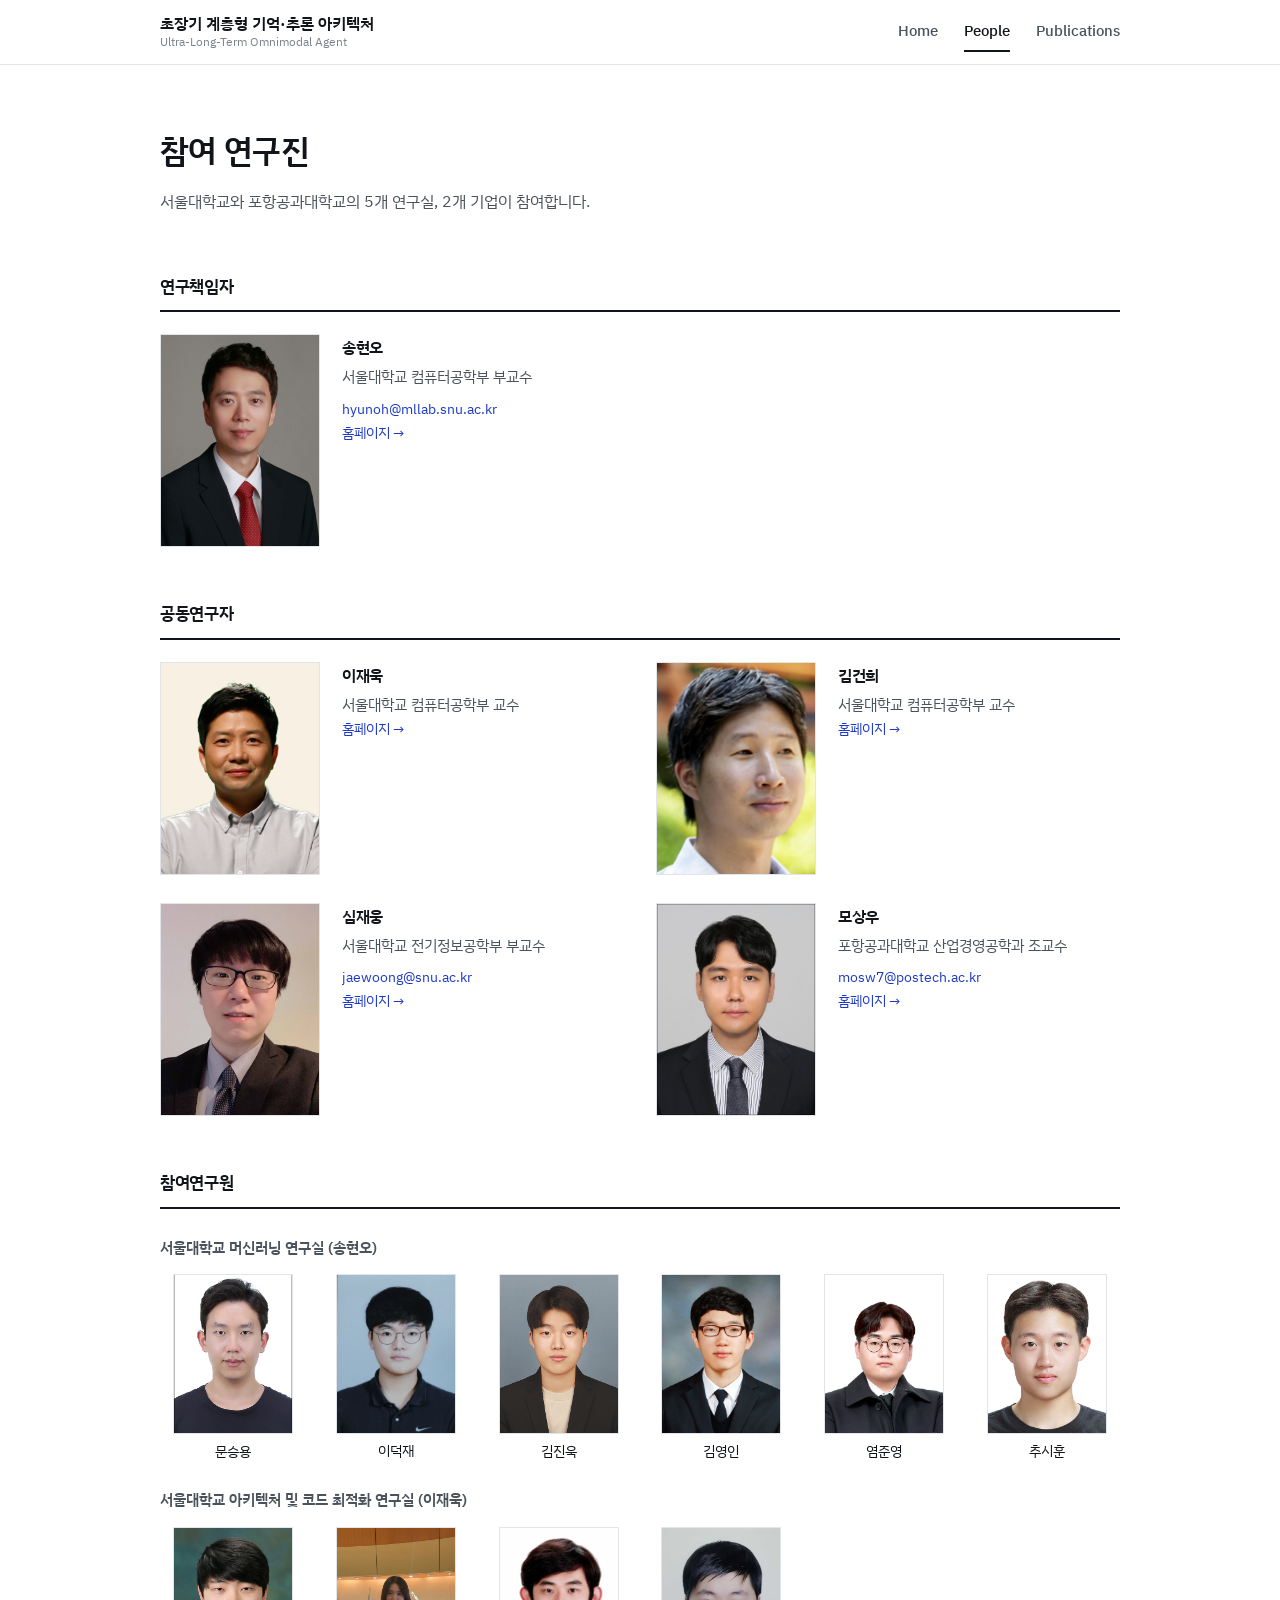
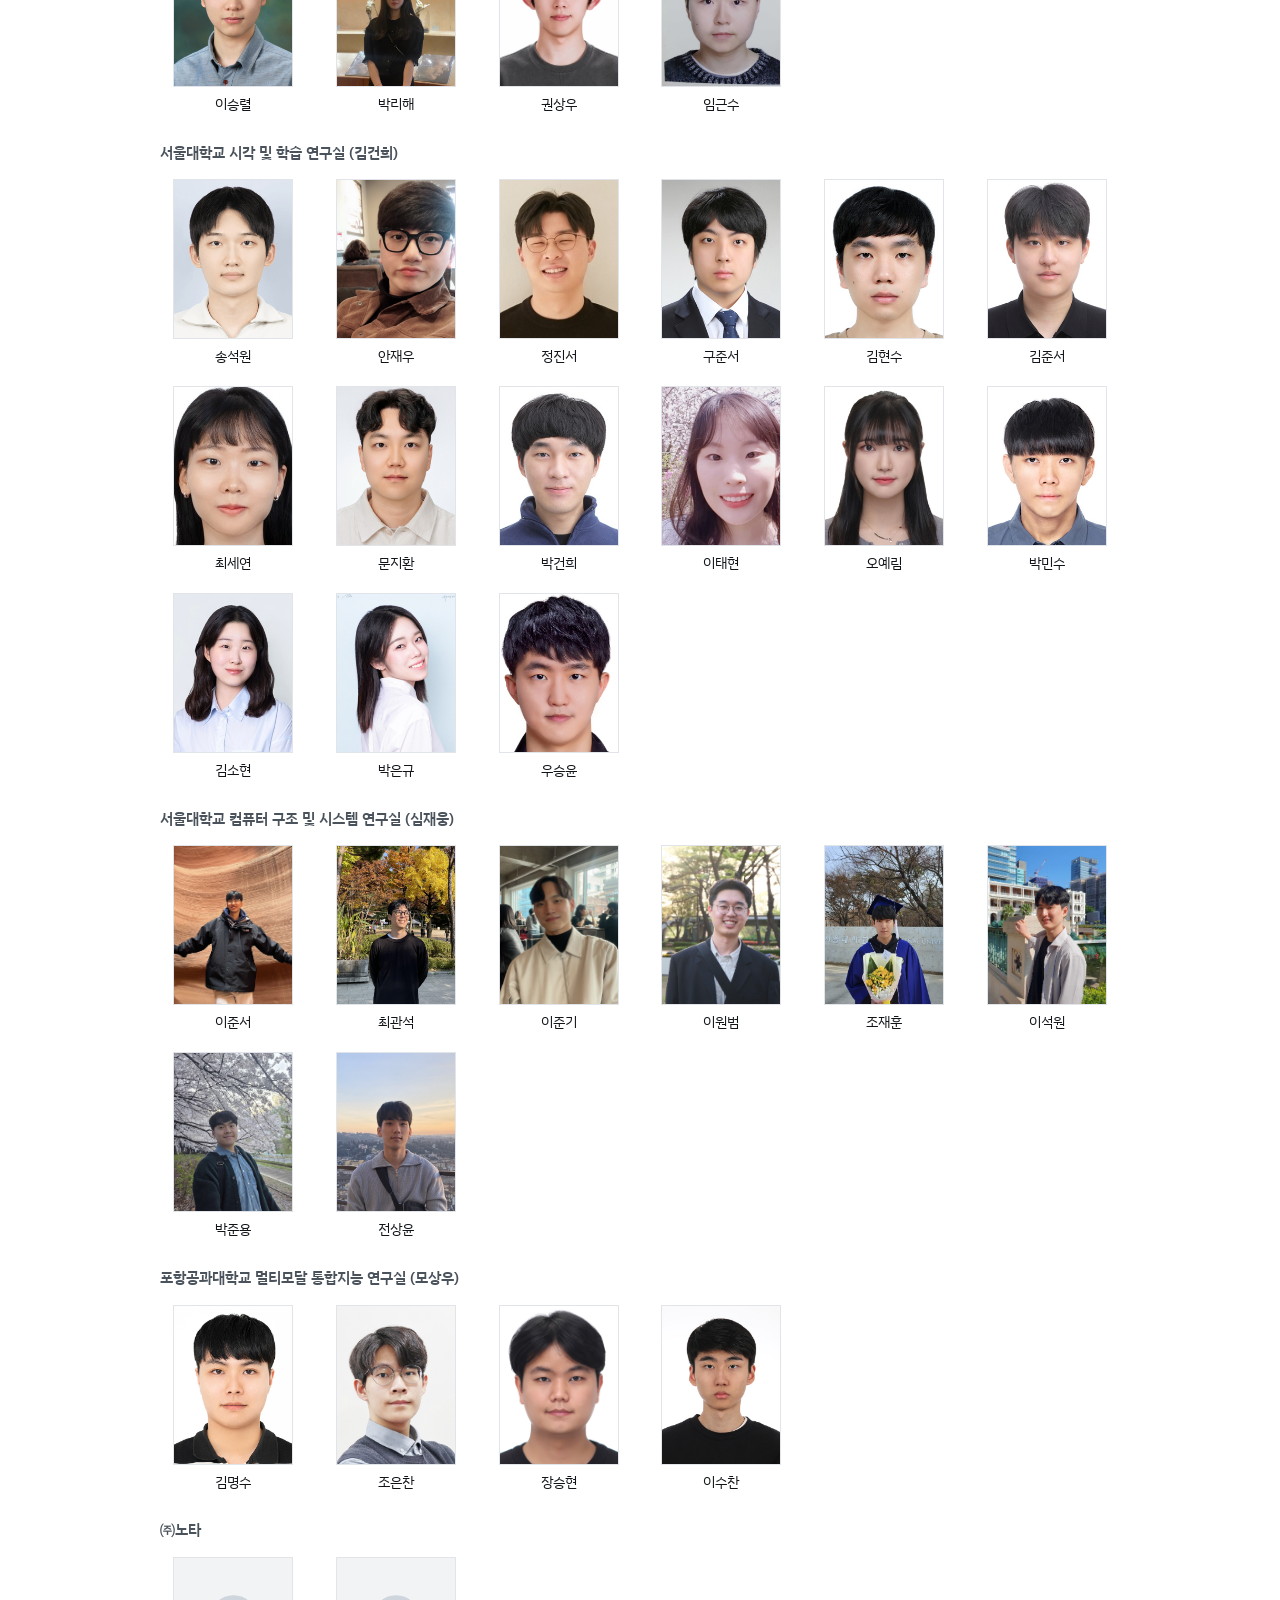
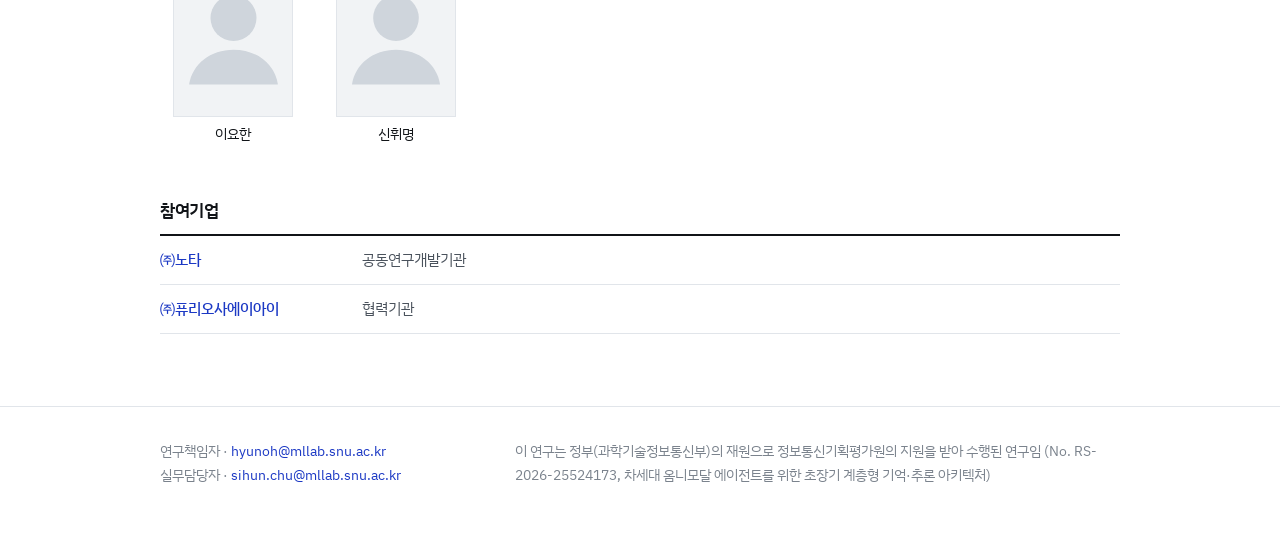
<file: people.html>
<!DOCTYPE html>
<html lang="ko">
<head>
<meta charset="utf-8">
<meta name="viewport" content="width=device-width, initial-scale=1">
<title>People | 초장기 계층형 기억·추론 아키텍처</title>
<meta name="description" content="초장기 계층형 기억·추론 아키텍처 과제 참여 연구진. 서울대학교, 포항공과대학교, ㈜노타, ㈜퓨리오사에이아이.">
<link rel="preconnect" href="https://fonts.googleapis.com">
<link rel="preconnect" href="https://fonts.gstatic.com" crossorigin>
<link href="https://fonts.googleapis.com/css2?family=IBM+Plex+Mono:wght@400;500&family=IBM+Plex+Sans+KR:wght@300;400;500;600&display=swap" rel="stylesheet">
<link rel="stylesheet" href="assets/style.css?v=20260828d">
</head>
<body>

<a class="skip" href="#main">본문 바로가기</a>

<header class="site-header">
  <div class="wrap">
    <a class="brand" href="index.html">
      초장기 계층형 기억·추론 아키텍처
      <span>Ultra-Long-Term Omnimodal Agent</span>
    </a>
    <nav class="nav">
      <a href="index.html">Home</a>
      <a href="people.html" aria-current="page">People</a>
      <a href="publications.html">Publications</a>
    </nav>
  </div>
</header>

<main id="main">
  <section class="hero">
    <div class="wrap">
      <h1>참여 연구진</h1>
      <p class="lede">서울대학교와 포항공과대학교의 5개 연구실, 2개 기업이 참여합니다.</p>
    </div>
  </section>

  <section class="section">
    <div class="wrap">
      <!-- 아래 영역은 assets/data.js 의 PEOPLE 내용으로 자동 생성됩니다 -->
      <div id="people-root"></div>
    </div>
  </section>
</main>

<footer class="site-footer">
  <div class="wrap">
    <p>연구책임자 · <a href="mailto:hyunoh@mllab.snu.ac.kr">hyunoh@mllab.snu.ac.kr</a><br>
       실무담당자 · <a href="mailto:sihun.chu@mllab.snu.ac.kr">sihun.chu@mllab.snu.ac.kr</a></p>
    <p>이 연구는 정부(과학기술정보통신부)의 재원으로 정보통신기획평가원의 지원을 받아 수행된 연구임 (No. RS-2026-25524173, 차세대 옴니모달 에이전트를 위한 초장기 계층형 기억·추론 아키텍처)</p>
  </div>
</footer>

<script src="assets/data.js?v=20260831a"></script>
<script src="assets/site.js?v=20260831a"></script>
</body>
</html>
</file>
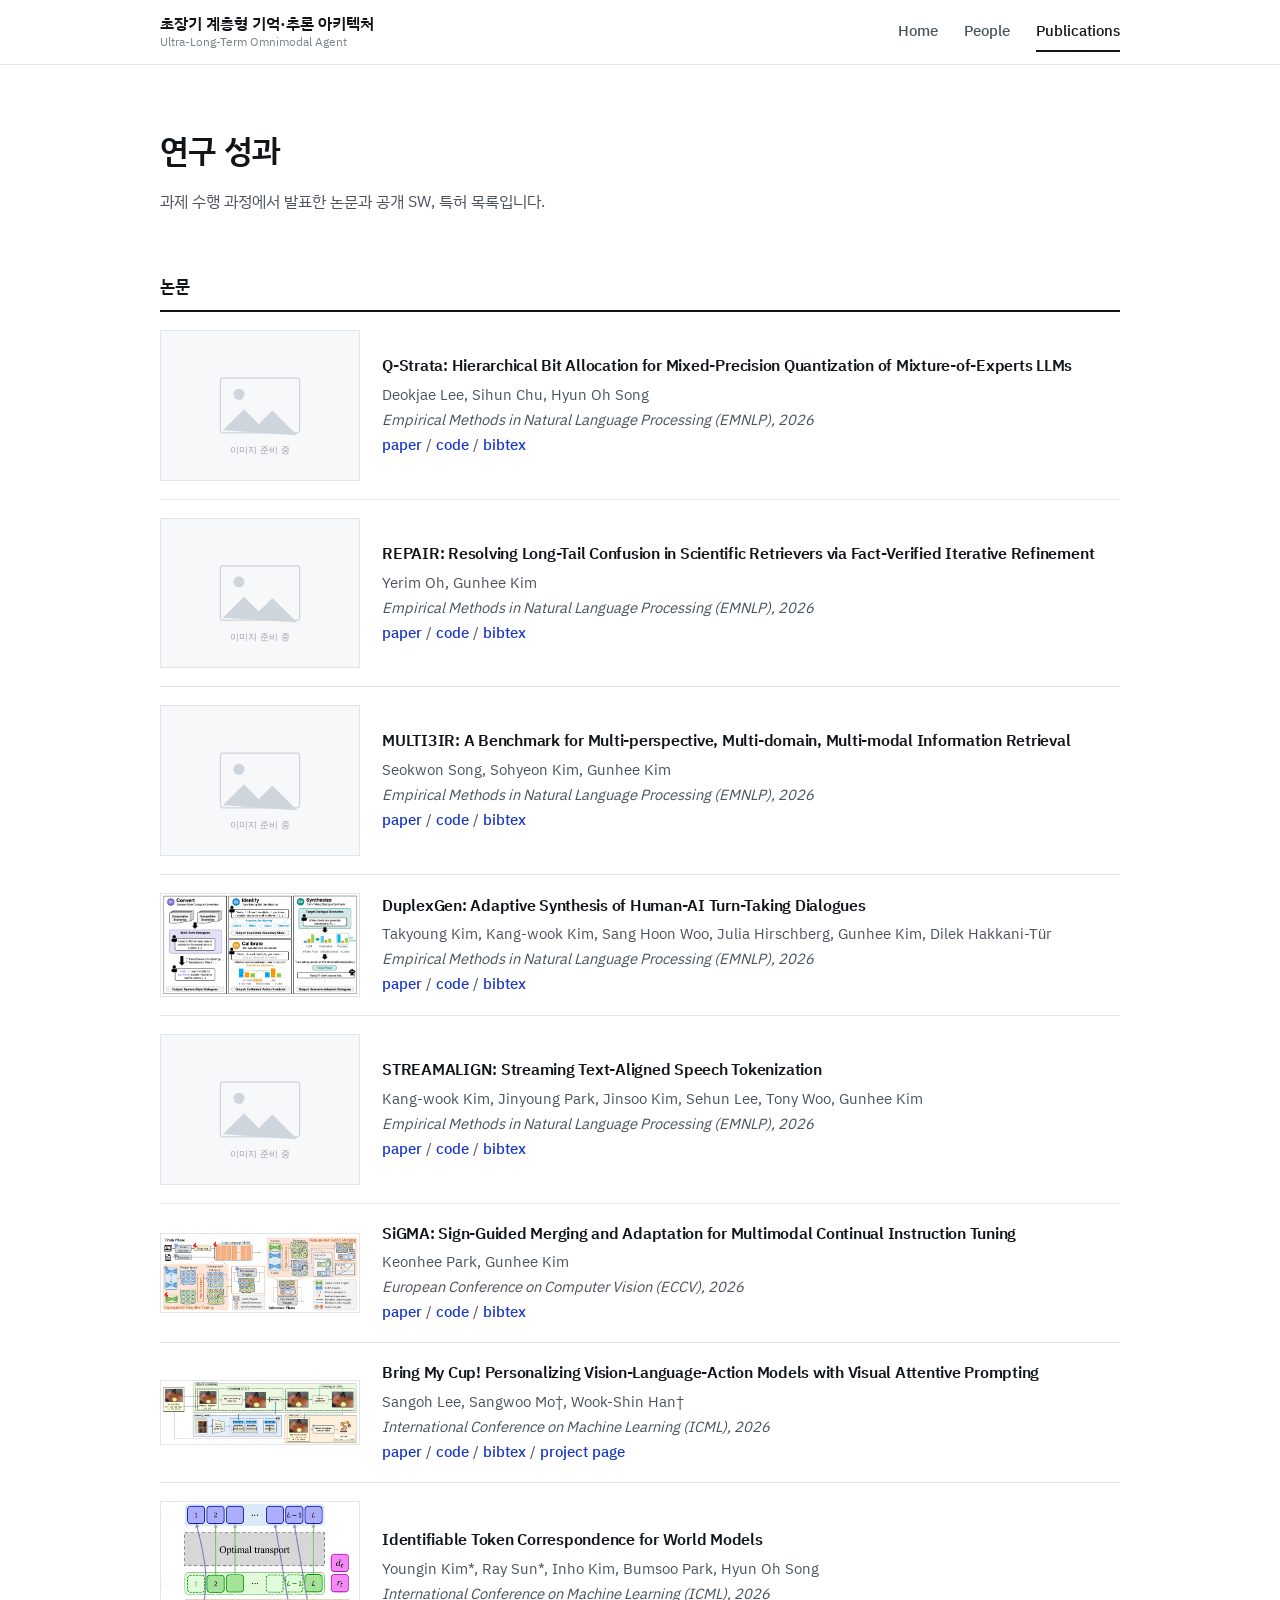
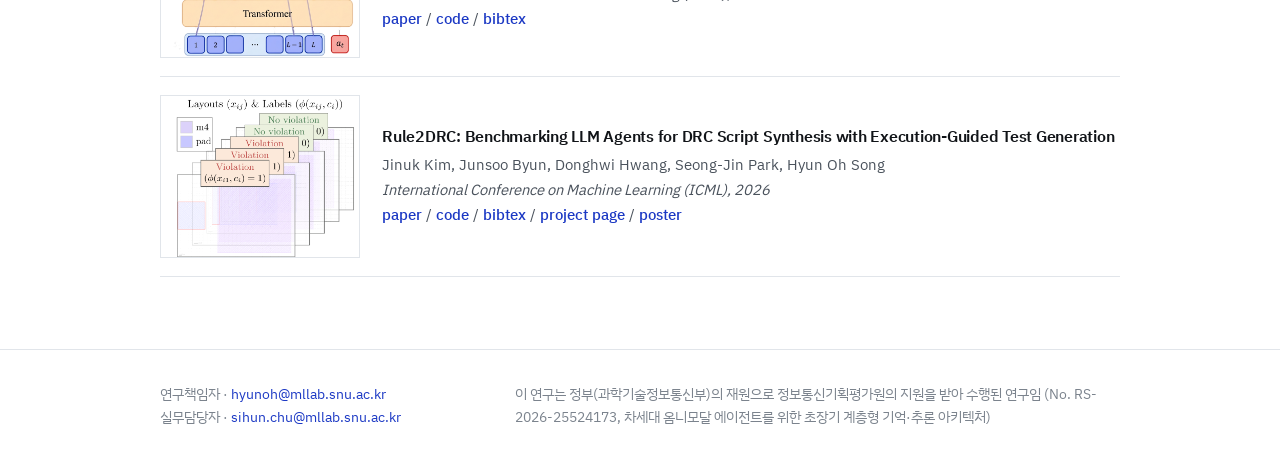
<file: publications.html>
<!DOCTYPE html>
<html lang="ko">
<head>
<meta charset="utf-8">
<meta name="viewport" content="width=device-width, initial-scale=1">
<title>Publications | 초장기 계층형 기억·추론 아키텍처</title>
<meta name="description" content="초장기 계층형 기억·추론 아키텍처 과제의 논문, 공개 SW, 특허 목록.">
<link rel="preconnect" href="https://fonts.googleapis.com">
<link rel="preconnect" href="https://fonts.gstatic.com" crossorigin>
<link href="https://fonts.googleapis.com/css2?family=IBM+Plex+Mono:wght@400;500&family=IBM+Plex+Sans+KR:wght@300;400;500;600&display=swap" rel="stylesheet">
<link rel="stylesheet" href="assets/style.css?v=20260828d">
</head>
<body>

<a class="skip" href="#main">본문 바로가기</a>

<header class="site-header">
  <div class="wrap">
    <a class="brand" href="index.html">
      초장기 계층형 기억·추론 아키텍처
      <span>Ultra-Long-Term Omnimodal Agent</span>
    </a>
    <nav class="nav">
      <a href="index.html">Home</a>
      <a href="people.html">People</a>
      <a href="publications.html" aria-current="page">Publications</a>
    </nav>
  </div>
</header>

<main id="main">
  <section class="hero">
    <div class="wrap">
      <h1>연구 성과</h1>
      <p class="lede">과제 수행 과정에서 발표한 논문과 공개 SW, 특허 목록입니다.</p>
    </div>
  </section>

  <section class="section">
    <div class="wrap">
      <!-- 아래 영역은 assets/data.js 의 OUTPUTS 내용으로 자동 생성됩니다 -->
      <div id="pub-root"></div>
    </div>
  </section>
</main>

<footer class="site-footer">
  <div class="wrap">
    <p>연구책임자 · <a href="mailto:hyunoh@mllab.snu.ac.kr">hyunoh@mllab.snu.ac.kr</a><br>
       실무담당자 · <a href="mailto:sihun.chu@mllab.snu.ac.kr">sihun.chu@mllab.snu.ac.kr</a></p>
    <p>이 연구는 정부(과학기술정보통신부)의 재원으로 정보통신기획평가원의 지원을 받아 수행된 연구임 (No. RS-2026-25524173, 차세대 옴니모달 에이전트를 위한 초장기 계층형 기억·추론 아키텍처)</p>
  </div>
</footer>

<script src="assets/data.js?v=20260831a"></script>
<script src="assets/site.js?v=20260831a"></script>
</body>
</html>
</file>
<file: assets/style.css>
/* =========================================================
   연구과제 웹사이트 스타일시트
   색상이나 여백을 바꾸고 싶으면 아래 :root 값만 고치면 됩니다.
   ========================================================= */

:root {
  --paper:   #FFFFFF;   /* 페이지 배경 */
  --ink:     #111418;   /* 본문 글자 */
  --ink-2:   #4A525C;   /* 보조 글자 */
  --ink-3:   #7B838D;   /* 캡션 */
  --rule:    #E1E5EA;   /* 실선 */
  --accent:  #1C39C4;   /* 링크 */

  --max:    1040px;
  --gutter: clamp(20px, 5vw, 40px);

  --sans: "IBM Plex Sans KR", "IBM Plex Sans", -apple-system, BlinkMacSystemFont,
          "Segoe UI", "Apple SD Gothic Neo", "Malgun Gothic", sans-serif;
}

*, *::before, *::after { box-sizing: border-box; }
html { -webkit-text-size-adjust: 100%; }

body {
  margin: 0;
  background: var(--paper);
  color: var(--ink);
  font-family: var(--sans);
  font-size: 16px;
  line-height: 1.7;
  -webkit-font-smoothing: antialiased;
}

a { color: var(--accent); text-decoration: none; }
a:hover { text-decoration: underline; text-underline-offset: 3px; }
:focus-visible { outline: 2px solid var(--accent); outline-offset: 3px; }
img { max-width: 100%; display: block; }

.wrap { max-width: var(--max); margin-inline: auto; padding-inline: var(--gutter); }

.skip { position: absolute; left: -9999px; top: 0; background: var(--ink); color: #fff; padding: 10px 16px; z-index: 100; }
.skip:focus { left: 12px; top: 12px; }

/* ---------- 헤더 ---------- */
.site-header { border-bottom: 1px solid var(--rule); }
.site-header .wrap {
  display: flex; align-items: center; justify-content: space-between;
  gap: 20px; min-height: 64px; flex-wrap: wrap;
}
.brand { font-weight: 600; font-size: 1rem; color: var(--ink); line-height: 1.3; }
.brand:hover { text-decoration: none; }
.brand span { display: block; font-size: 0.78rem; font-weight: 400; color: var(--ink-3); }

.nav { display: flex; gap: 26px; }
.nav a { color: var(--ink-2); font-size: 0.92rem; font-weight: 500; padding: 6px 0; border-bottom: 2px solid transparent; }
.nav a:hover { color: var(--ink); text-decoration: none; }
.nav a[aria-current="page"] { color: var(--ink); border-bottom-color: var(--ink); }

/* ---------- 페이지 머리 ---------- */
.hero { padding: clamp(40px, 6vw, 64px) 0 0; }
.hero h1 {
  margin: 0 0 16px;
  font-size: clamp(1.5rem, 3vw, 2rem);
  font-weight: 600;
  line-height: 1.35;
  letter-spacing: -0.02em;
}
.hero .lede { max-width: 46em; margin: 0; font-size: 1.02rem; color: var(--ink-2); }
.figure { margin: 36px 0 0; }
.figure img { width: 100%; border: 1px solid var(--rule); }
.figure figcaption { margin-top: 8px; font-size: 0.85rem; color: var(--ink-3); }

/* ---------- 본문 ---------- */
.section { padding: clamp(36px, 5vw, 56px) 0 0; }

.block + .block { margin-top: 52px; }
.block h2 {
  margin: 0;
  padding-bottom: 10px;
  border-bottom: 2px solid var(--ink);
  font-size: 1.05rem;
  font-weight: 600;
  letter-spacing: -0.02em;
}
.block .more { margin: 16px 0 0; font-size: 0.92rem; }

/* 항목 행: 왼쪽 제목(dt), 오른쪽 내용(dd) */
.kv { margin: 0; }
.kv > div {
  display: grid;
  grid-template-columns: 12em minmax(0, 1fr);
  gap: 0 20px;
  padding: 11px 0;
  border-bottom: 1px solid var(--rule);
  font-size: 0.95rem;
  line-height: 1.7;
}
.kv dt { margin: 0; font-weight: 500; }
.kv dd { margin: 0; color: var(--ink-2); }
.kv.wide > div { grid-template-columns: 21em minmax(0, 1fr); }
.kv.wide dd { color: var(--ink); }
.kv .sub { color: var(--ink-3); font-size: 0.88rem; }

/* ---------- 사람 (People) ---------- */
.portrait {                        /* 사진 공통 — 세로 3:4 로 잘라 맞춥니다 */
  width: 100%;
  aspect-ratio: 3 / 4;
  object-fit: cover;
  background: #F1F3F5;
  border: 1px solid var(--rule);
}

/* 교수진: 사진 왼쪽, 이름·직함·역할·홈페이지 오른쪽 */
.faculty { display: grid; grid-template-columns: repeat(2, minmax(0, 1fr)); gap: 28px 32px; margin-top: 22px; }   /* 한 줄에 두 분씩 */
.person { display: flex; gap: 22px; align-items: flex-start; }
.person .portrait { flex: 0 0 160px; width: 160px; height: 213px; }   /* 교수진 사진 — 모두 같은 크기 */
.person-body { min-width: 0; }
.person-body h3 { margin: 0 0 3px; font-size: 1.02rem; font-weight: 600; letter-spacing: -0.02em; }
.person-body p { margin: 0; font-size: 0.92rem; line-height: 1.6; color: var(--ink-2); }
.person-body .role { margin-top: 7px; color: var(--ink); }
.person-body .mail { margin-top: 8px; font-size: 0.9rem; }
.person-body .home { margin-top: 2px; font-size: 0.88rem; }

/* 참여연구원: 연구실별로 묶어 한 줄에 6명 — 사진은 교수진보다 작게 */
.lab { margin-top: 26px; }
.lab h3 { margin: 0 0 14px; font-size: 0.95rem; font-weight: 600; color: var(--ink-2); }
.member-grid {
  list-style: none; margin: 0; padding: 0;
  display: grid; grid-template-columns: repeat(6, minmax(0, 1fr)); gap: 20px 16px;
}
.member-grid li { text-align: center; }
.portrait.small { width: 120px; height: 160px; max-width: 100%; margin-inline: auto; }   /* 참여연구원 사진 */
.member-name { display: block; margin-top: 7px; font-size: 0.88rem; line-height: 1.4; }

/* ---------- 성과 목록 ---------- */
.pub-list { list-style: none; margin: 0; padding: 0; }
.pub { display: flex; align-items: center; gap: 22px; padding: 18px 0; border-bottom: 1px solid var(--rule); }
.pub-image { flex: 0 0 200px; width: 200px; object-fit: contain; border: 1px solid var(--rule); background: #fff; }
.pub-body { min-width: 0; }
.pub h4 { margin: 0 0 4px; font-size: 1.02rem; font-weight: 600; line-height: 1.45; letter-spacing: -0.015em; }
.pub p { margin: 0; font-size: 0.92rem; line-height: 1.7; color: var(--ink-2); }
.pub strong { color: var(--ink); font-weight: 600; }
.pub-links a { font-weight: 500; }
.pub-links .pending {            /* 링크 준비 중 — 다른 링크와 같은 색, 눌러도 이동하지 않습니다 */
  font-weight: 500; color: var(--accent); cursor: default;
}

/* ---------- 푸터 ---------- */
.site-footer {
  border-top: 1px solid var(--rule);
  padding: 32px 0 48px;
  margin-top: clamp(48px, 7vw, 72px);
  font-size: 0.86rem;
  color: var(--ink-3);
}
.site-footer .wrap { display: flex; flex-wrap: wrap; gap: 12px 40px; justify-content: space-between; }
.site-footer p { margin: 0; max-width: 44em; }

/* ---------- 데이터 없을 때 ---------- */
.empty { border: 1px dashed var(--rule); padding: 24px; color: var(--ink-3); font-size: 0.92rem; margin-top: 12px; }

/* ---------- 모바일 ---------- */
@media (max-width: 980px) {
  .faculty { grid-template-columns: 1fr; }          /* 좁은 화면에서는 한 분씩 */
  .member-grid { grid-template-columns: repeat(4, minmax(0, 1fr)); }
}

@media (max-width: 640px) {
  .kv > div, .kv.wide > div { grid-template-columns: 1fr; gap: 2px; }
  .member-grid { grid-template-columns: repeat(3, minmax(0, 1fr)); }
  .pub { flex-direction: column; align-items: flex-start; gap: 14px; }
  .pub-image { flex: none; width: 100%; max-width: 260px; }
  .nav { gap: 18px; }
  .site-header .wrap { min-height: 56px; padding-block: 10px; }
}
</file>
